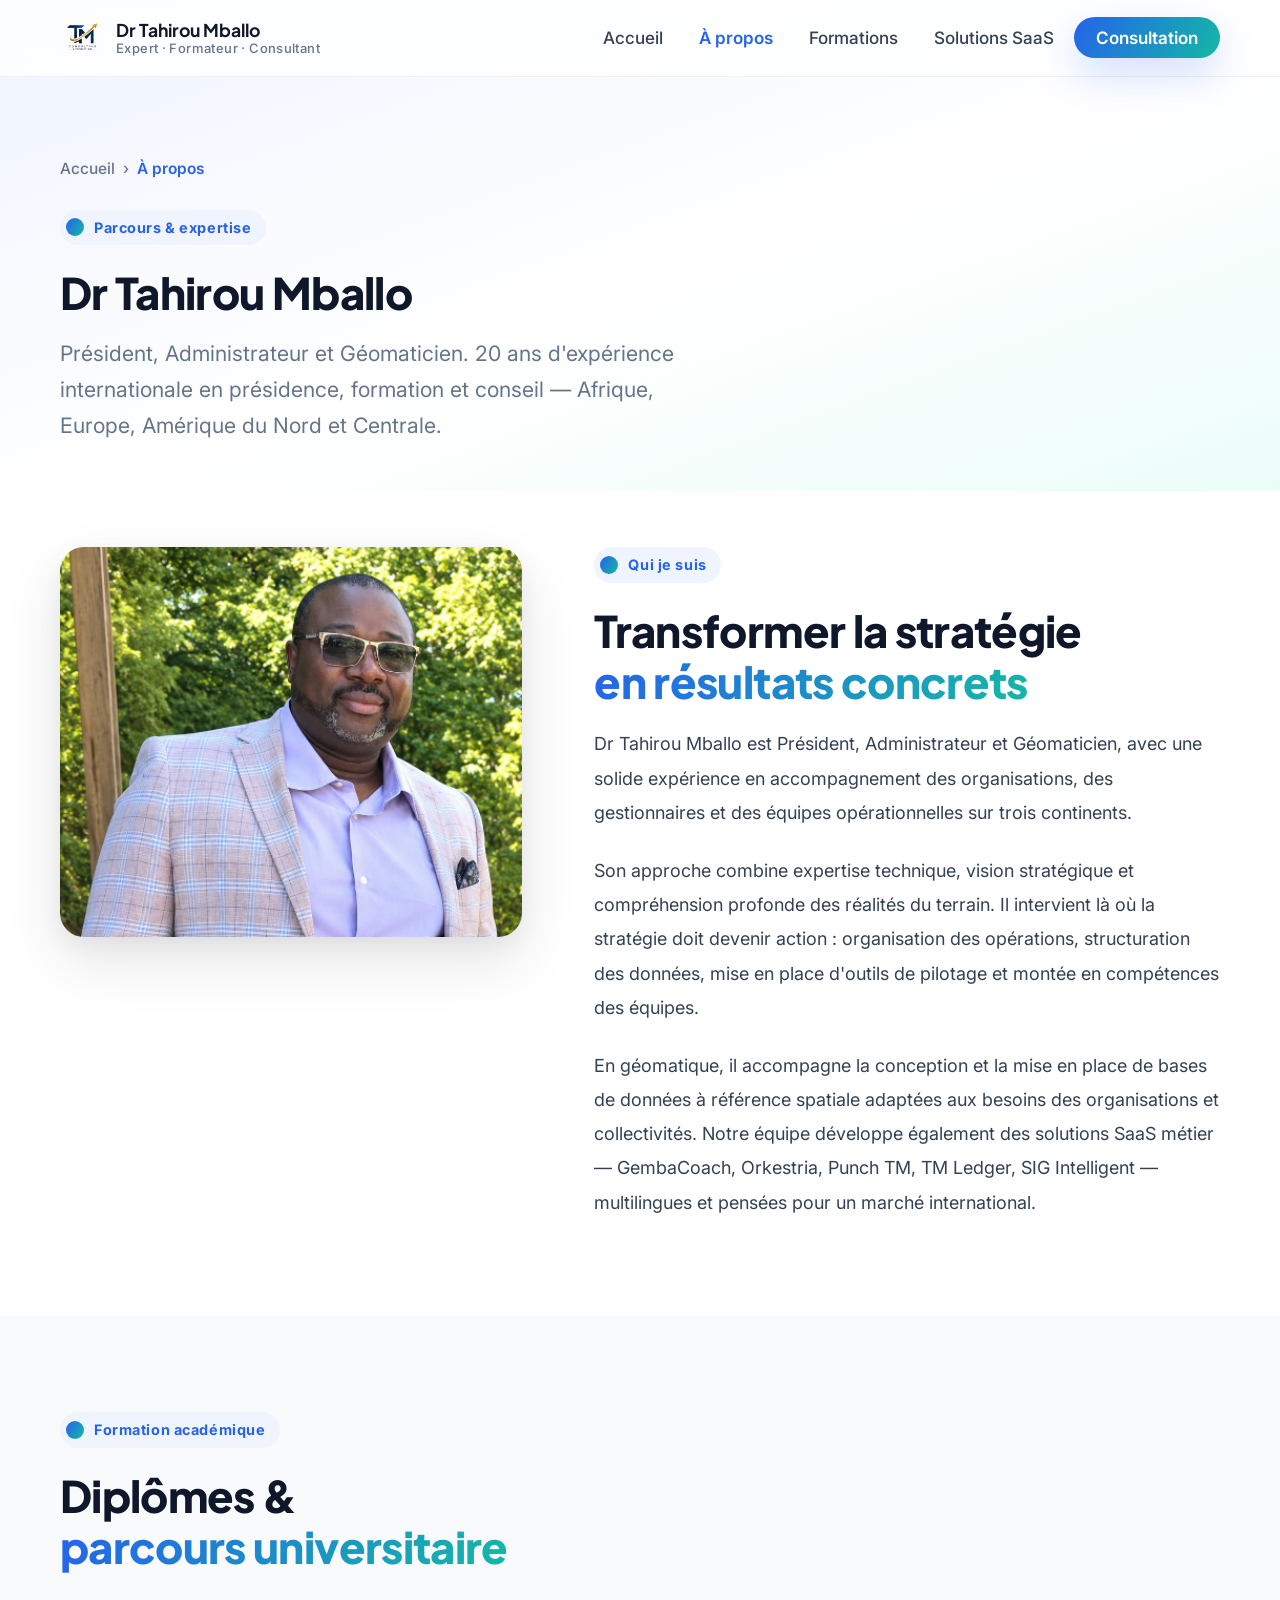
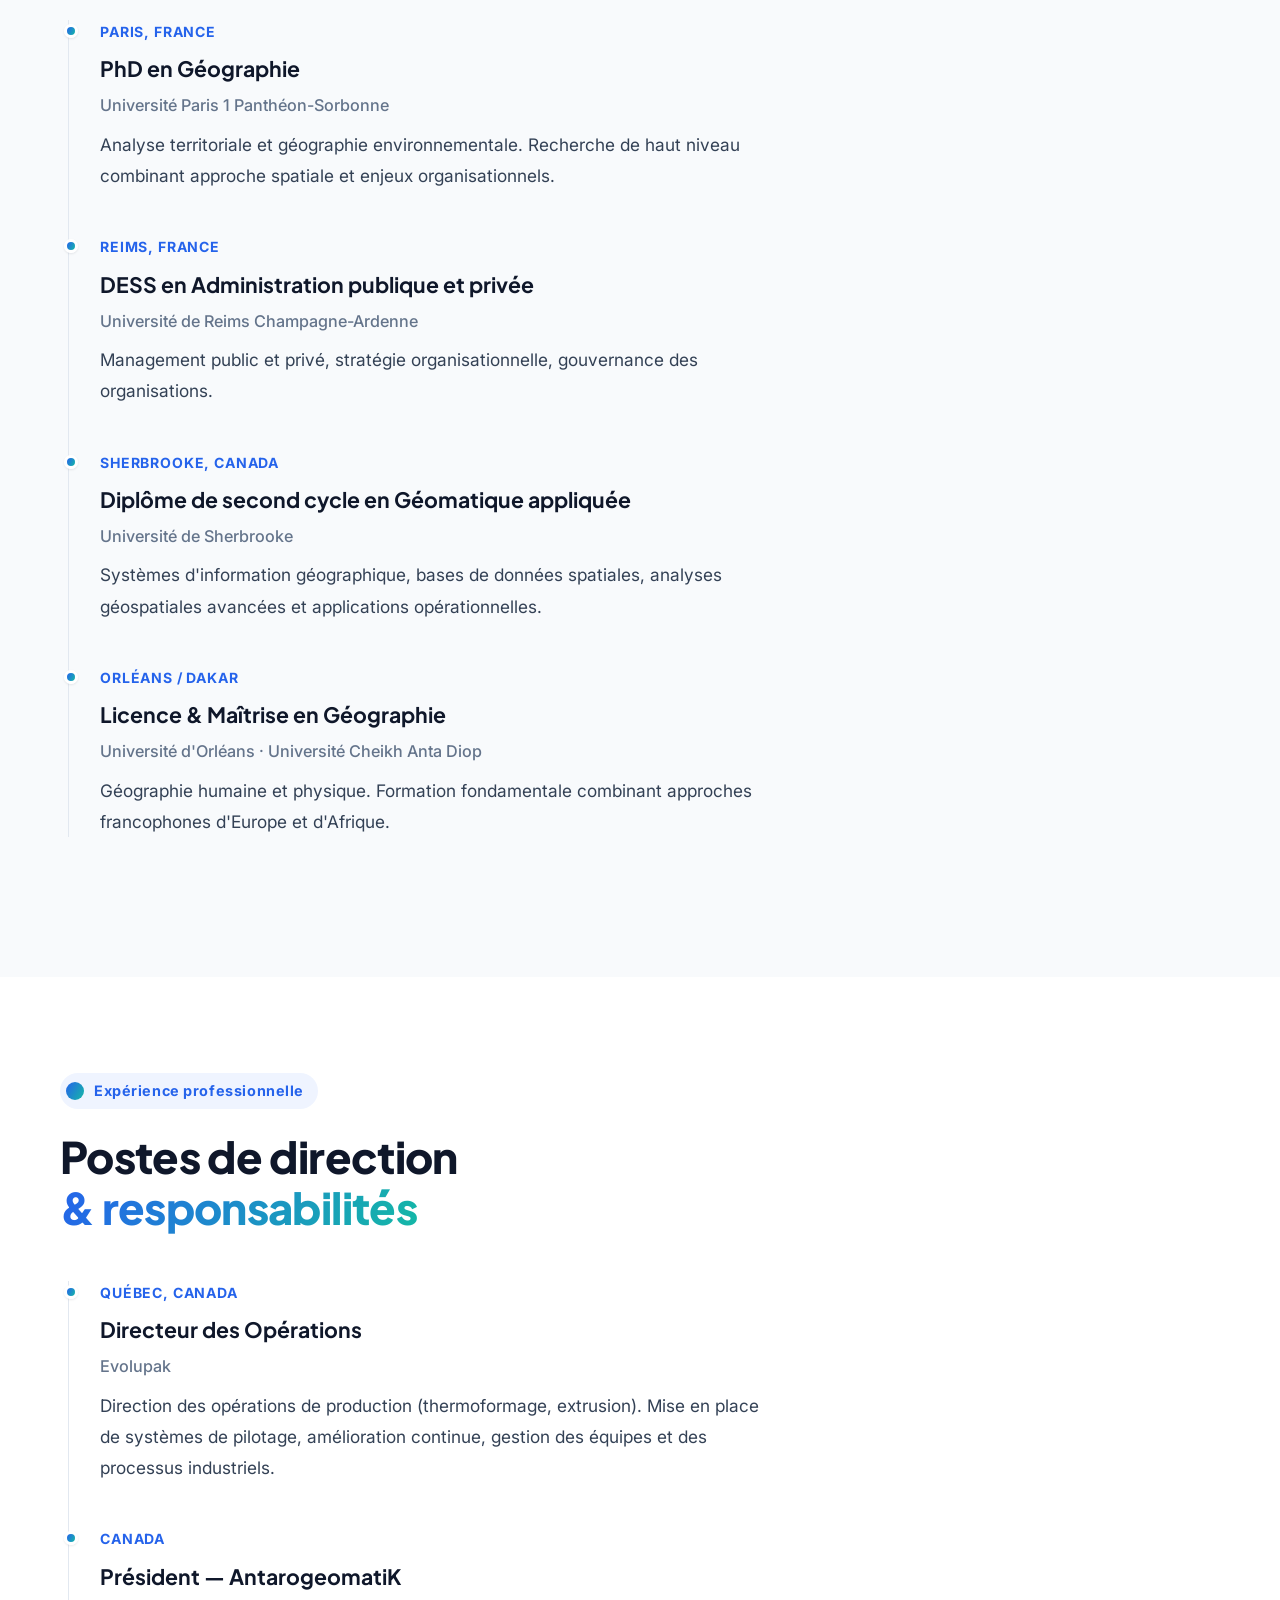
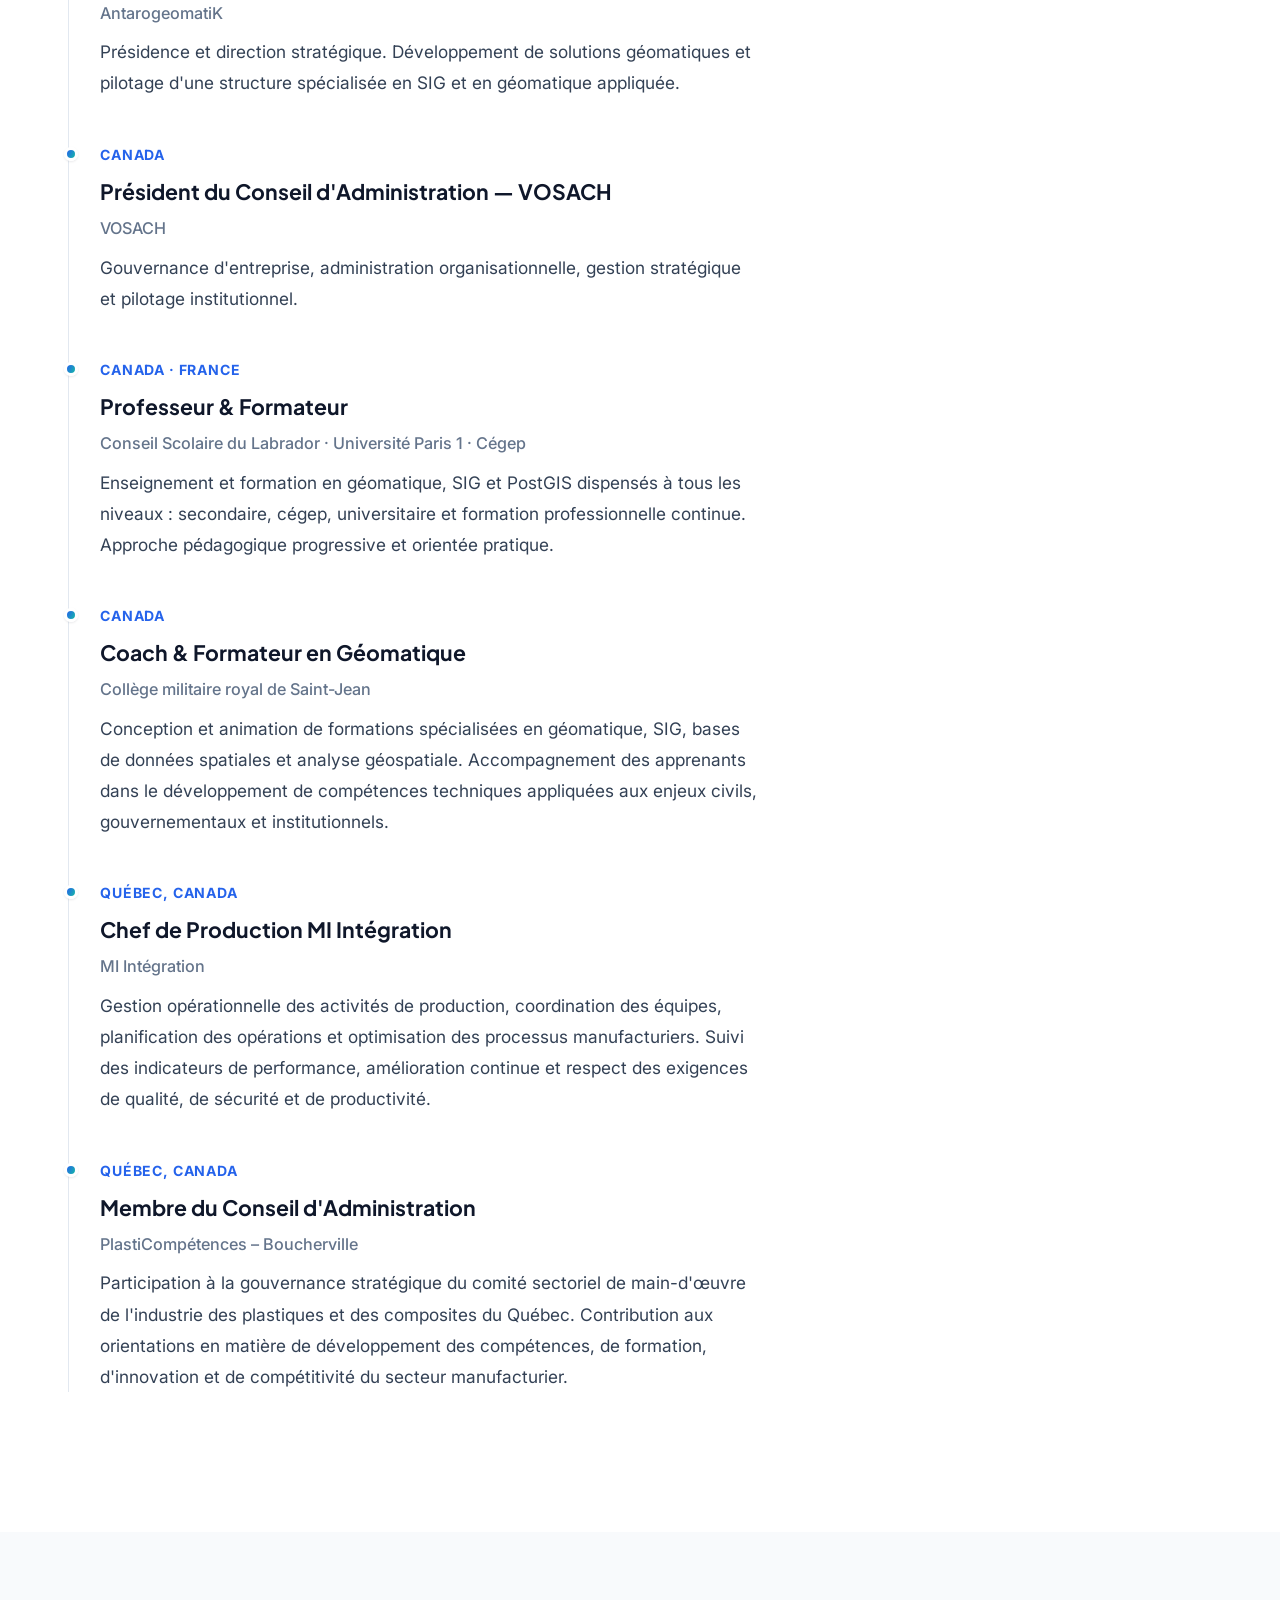
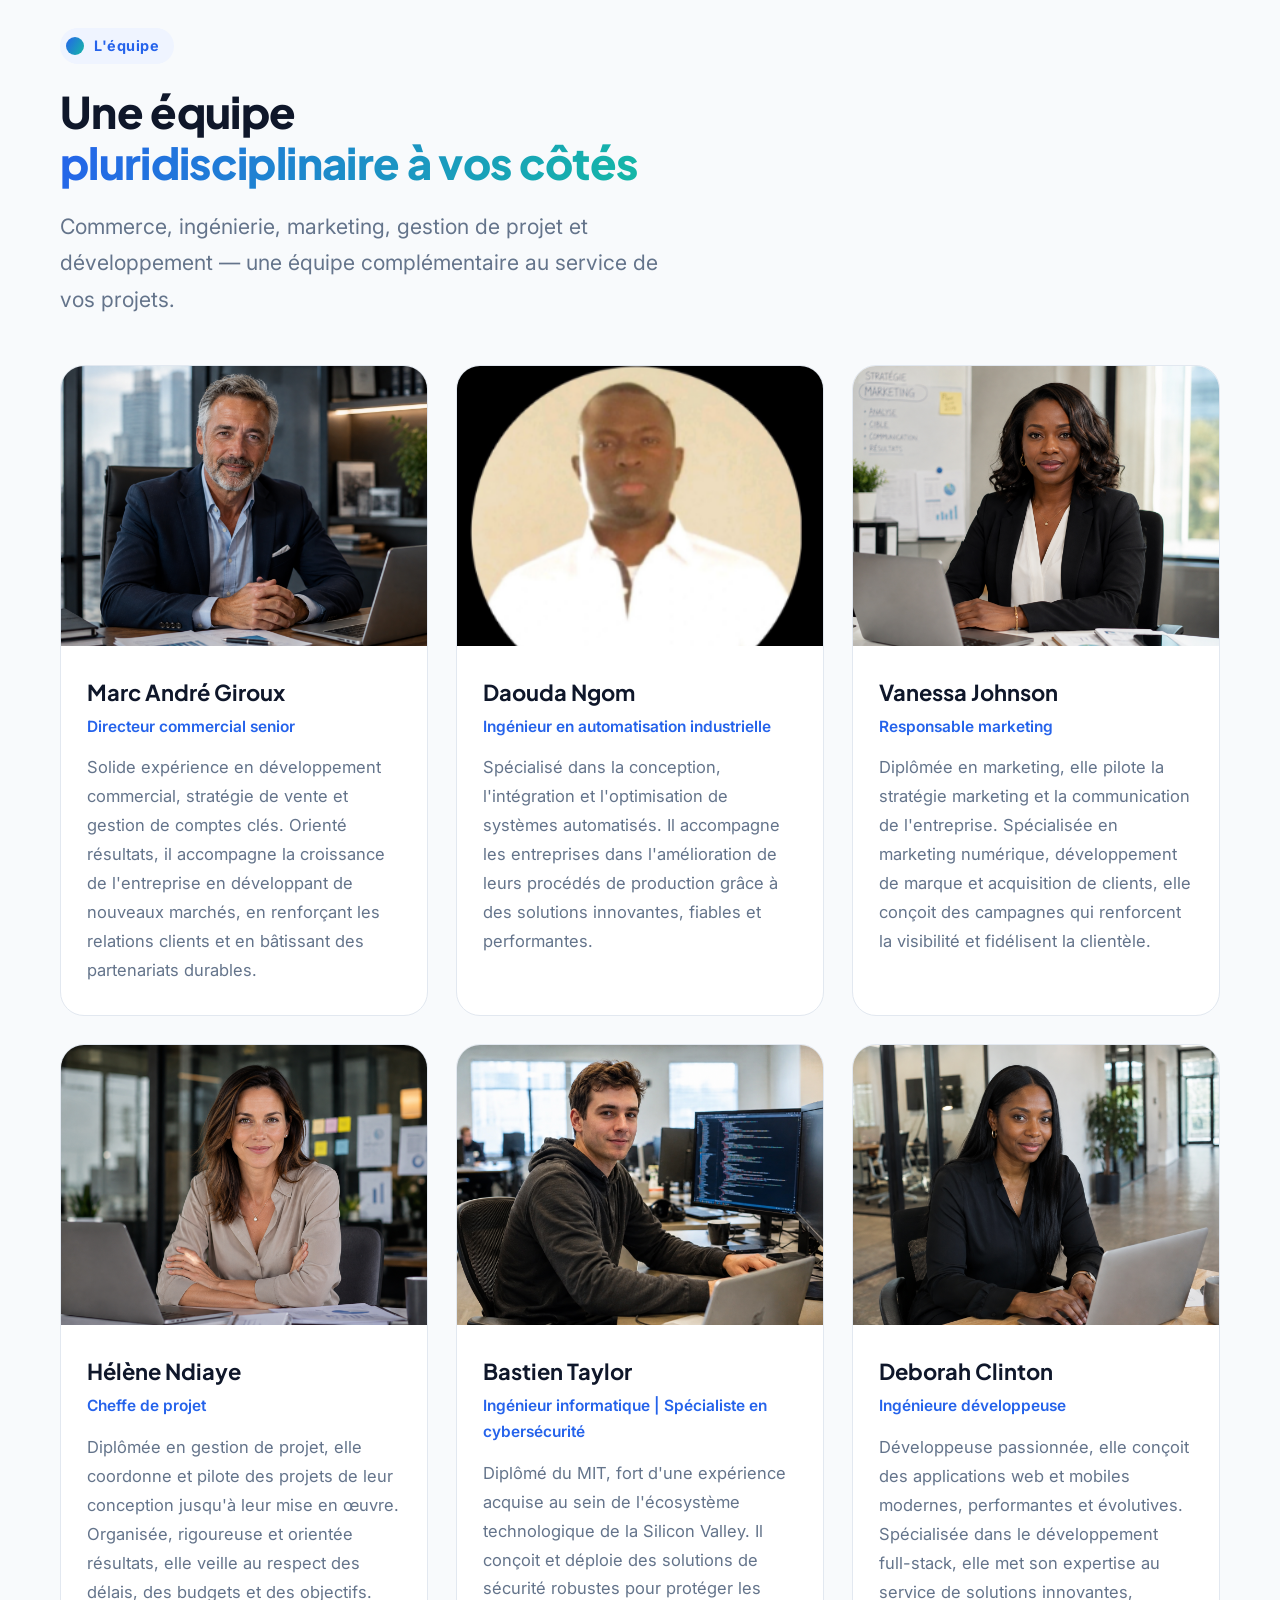
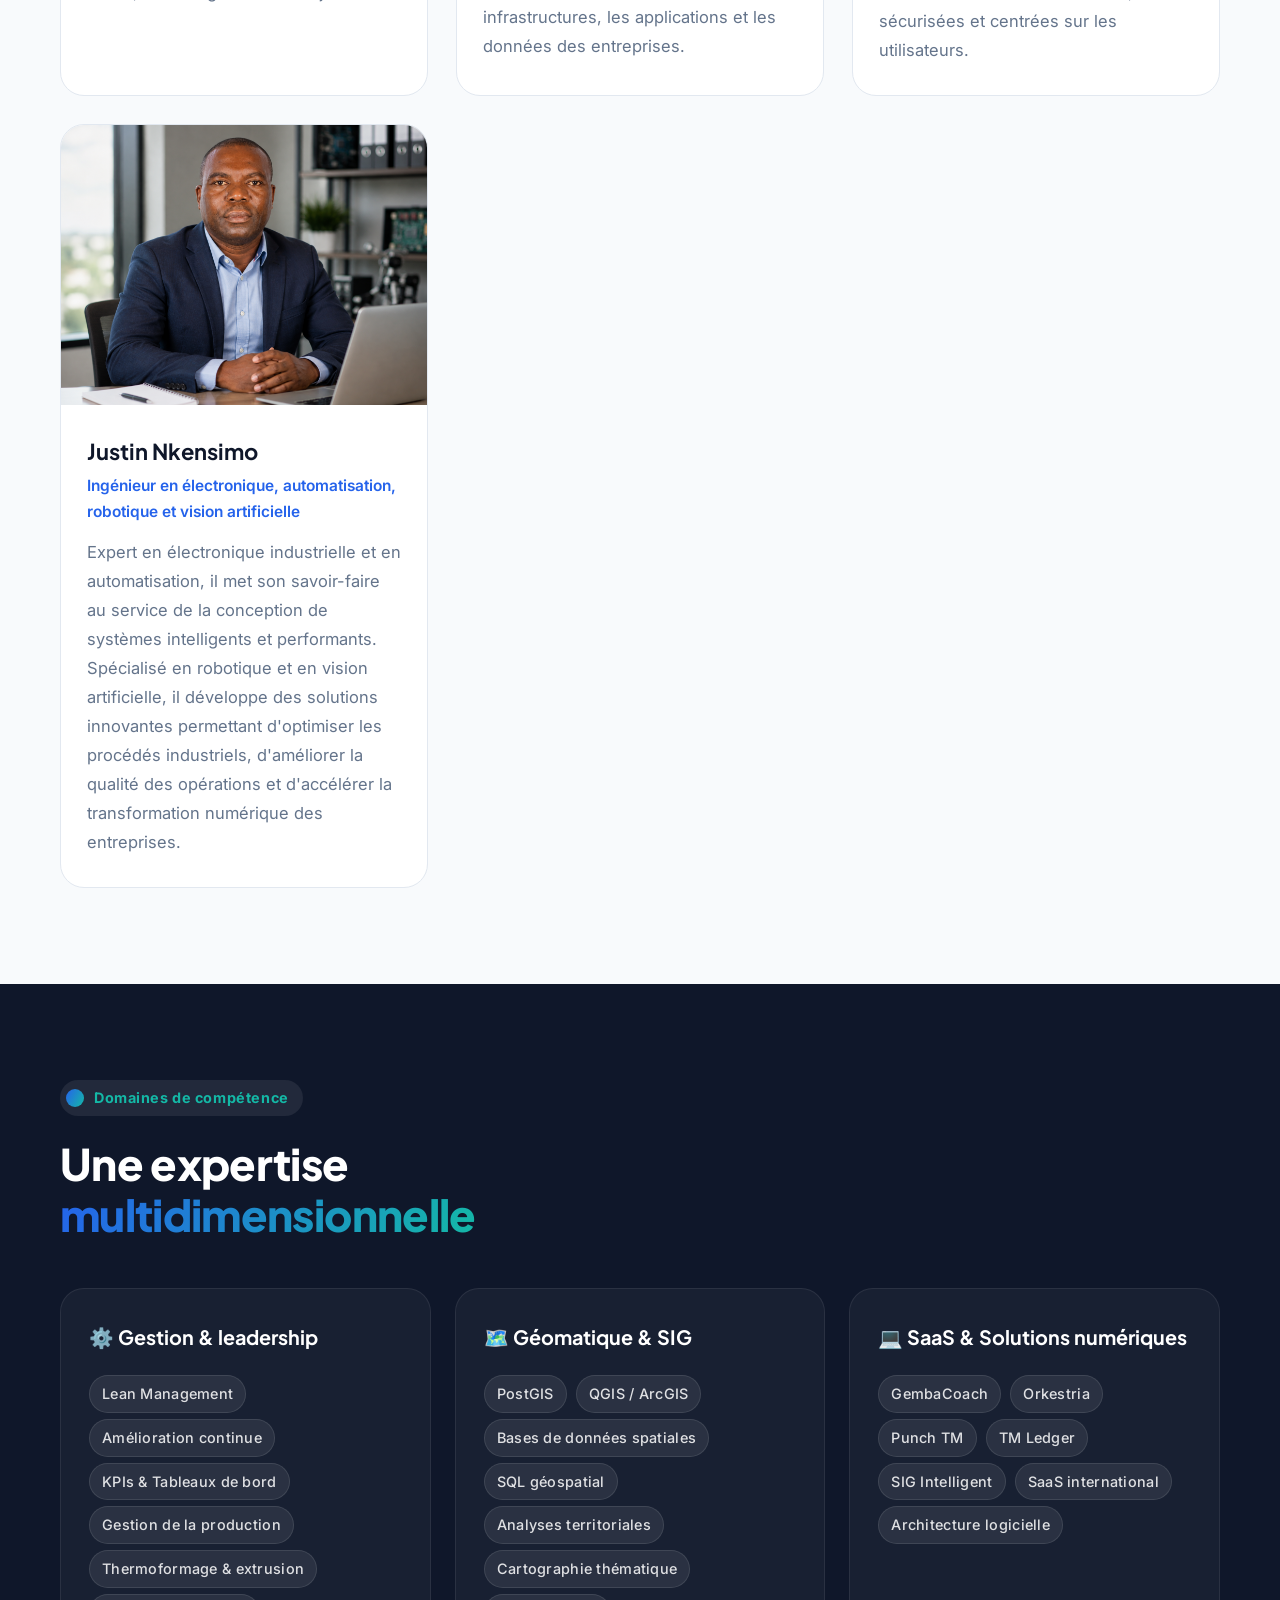
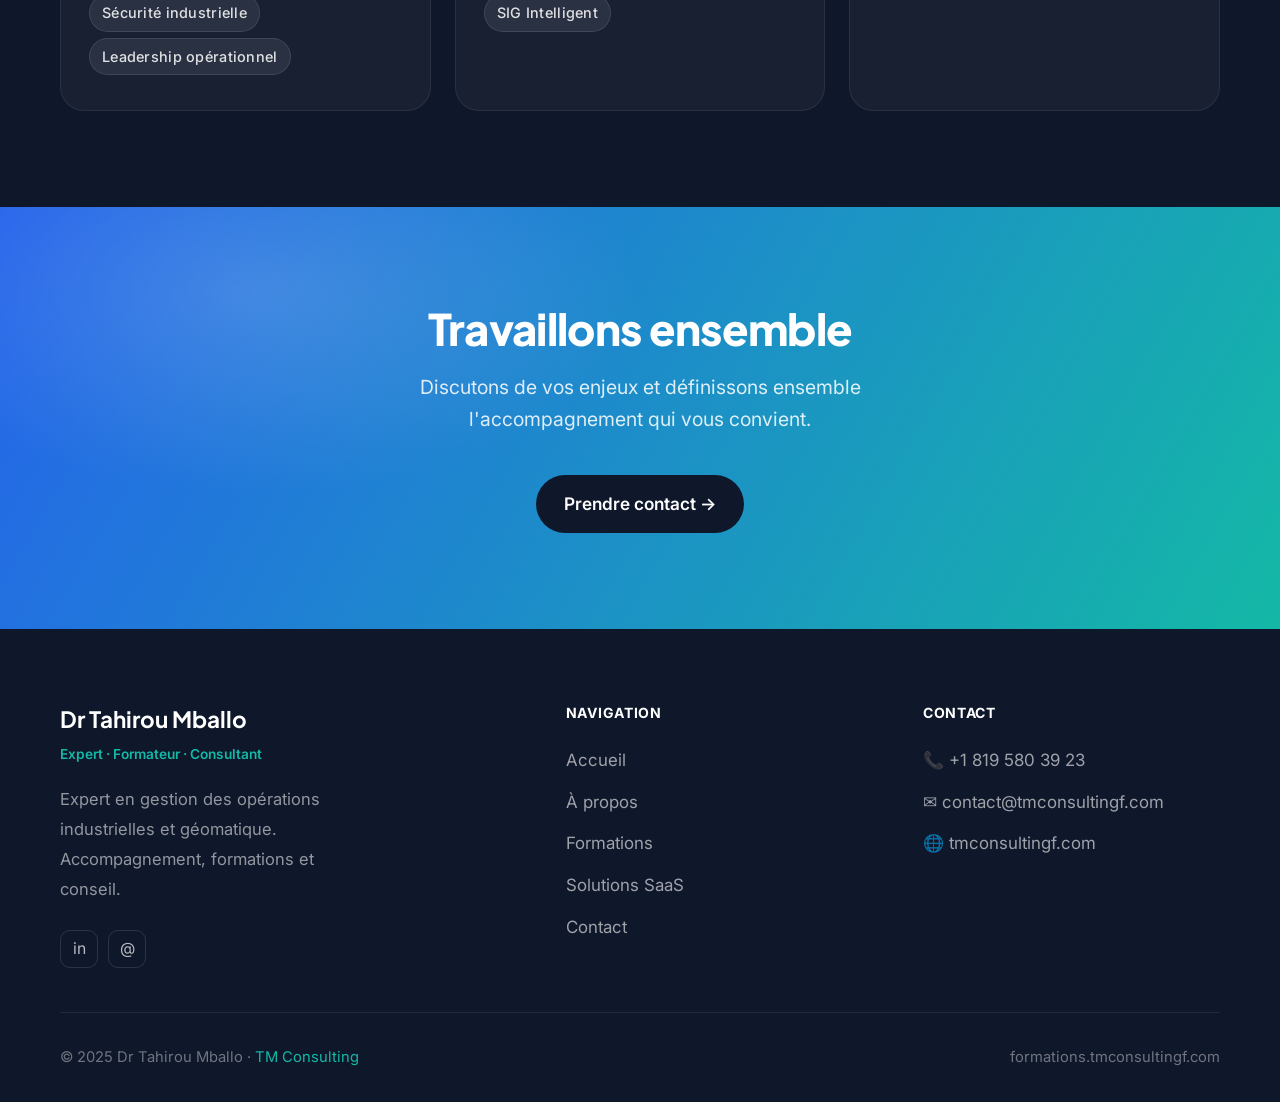
<file: a-propos.html>
<!DOCTYPE html>
<html lang="fr">
<head>
  <meta charset="UTF-8" />
  <meta name="viewport" content="width=device-width, initial-scale=1.0" />
  <title>À propos — Dr Tahirou Mballo</title>
  <meta name="description" content="Découvrez le parcours académique et professionnel de Dr Tahirou Mballo : PhD Sorbonne, géomaticien, Président, formateur international." />
  <link rel="stylesheet" href="style.css" />
  <style>
    .timeline { position: relative; padding-left: 40px; }
    .timeline::before {
      content: '';
      position: absolute; left: 8px; top: 0; bottom: 0;
      width: 1px; background: var(--gray-100);
    }
    .timeline-item { position: relative; margin-bottom: 44px; }
    .timeline-dot {
      position: absolute; left: -36px; top: 4px;
      width: 14px; height: 14px;
      background: var(--grad-primary); border-radius: 50%;
      border: 3px solid var(--white);
      box-shadow: var(--shadow-sm);
    }
    .timeline-year {
      font-size: 0.78rem; font-weight: 700;
      letter-spacing: 0.06em; text-transform: uppercase;
      color: var(--blue); margin-bottom: 8px;
    }
    .timeline-title {
      font-family: var(--font-display);
      font-size: 1.18rem; font-weight: 700;
      color: var(--navy); margin-bottom: 6px;
    }
    .timeline-org {
      font-size: 0.9rem; color: var(--gray-500);
      font-weight: 500; margin-bottom: 10px;
    }
    .timeline-desc {
      font-size: 0.96rem; color: var(--gray-700);
      line-height: 1.8; font-weight: 400;
    }
    .team-grid {
      display: grid; grid-template-columns: repeat(3, 1fr);
      gap: 28px; margin-top: 48px;
    }
    .team-card {
      background: var(--white);
      border: 1px solid var(--gray-100);
      border-radius: var(--r-lg);
      overflow: hidden;
      transition: var(--transition);
    }
    .team-card:hover {
      transform: translateY(-6px);
      box-shadow: var(--shadow-lg);
      border-color: transparent;
    }
    .team-card-img { height: 280px; overflow: hidden; }
    .team-card-img img {
      width: 100%; height: 100%;
      object-fit: cover; object-position: top center;
      transition: transform 0.6s var(--ease);
    }
    .team-card:hover .team-card-img img { transform: scale(1.06); }
    .team-card-body { padding: 28px 26px 30px; }
    .team-card-name {
      font-family: var(--font-display);
      font-size: 1.22rem; font-weight: 700;
      color: var(--navy); margin-bottom: 4px;
    }
    .team-card-role {
      font-size: 0.86rem; font-weight: 600;
      color: var(--blue); margin-bottom: 14px;
    }
    .team-card-bio {
      font-size: 0.92rem; color: var(--gray-500);
      line-height: 1.75; font-weight: 400;
    }
    @media (max-width: 1024px) {
      .team-grid { grid-template-columns: 1fr 1fr; }
    }
    @media (max-width: 768px) {
      .team-grid { grid-template-columns: 1fr; }
    }
    .skills-grid {
      display: grid; grid-template-columns: repeat(3, 1fr);
      gap: 24px; margin-top: 48px;
    }
    .skill-block {
      background: rgba(255,255,255,0.04);
      border: 1px solid rgba(255,255,255,0.08);
      border-radius: var(--r-lg);
      padding: 32px 28px;
      transition: var(--transition);
    }
    .skill-block:hover { background: rgba(255,255,255,0.07); transform: translateY(-4px); }
    .skill-block-title {
      font-family: var(--font-display); font-size: 1.1rem;
      font-weight: 700; color: var(--white); margin-bottom: 18px;
    }
    .skill-tag {
      display: inline-block;
      background: rgba(255,255,255,0.08); color: rgba(255,255,255,0.85);
      border: 1px solid rgba(255,255,255,0.1);
      font-size: 0.8rem; font-weight: 500; letter-spacing: 0.02em;
      padding: 6px 12px; margin: 3px 4px 3px 0;
      border-radius: var(--r-full);
    }
    .about-split {
      display: grid; grid-template-columns: 0.85fr 1.15fr;
      gap: 72px; align-items: start;
    }
    .about-split-img {
      position: relative;
      border-radius: var(--r-lg);
      overflow: hidden;
      box-shadow: var(--shadow-lg);
    }
    .about-split-img img { width: 100%; display: block; object-fit: cover; }
    @media (max-width: 768px) {
      .skills-grid { grid-template-columns: 1fr; }
      .about-split { grid-template-columns: 1fr; gap: 40px; }
    }
  </style>

  <!-- Google tag (gtag.js) -->
  <script async src="https://www.googletagmanager.com/gtag/js?id=G-B671TXPC2J"></script>
  <script>
    window.dataLayer = window.dataLayer || [];
    function gtag(){dataLayer.push(arguments);}
    gtag('js', new Date());
    gtag('config', 'G-B671TXPC2J');
  </script>
</head>
<body>

<nav>
  <div class="nav-inner">
    <a href="/" class="nav-logo">
      <img src="logo-tm-consulting.jpeg" alt="TM Consulting & Formation" class="nav-logo-mark" />
      <div class="nav-logo-text">
        <span class="nav-logo-name">Dr Tahirou Mballo</span>
        <span class="nav-logo-sub">Expert · Formateur · Consultant</span>
      </div>
    </a>
    <ul class="nav-links">
      <li><a href="/">Accueil</a></li>
      <li><a href="a-propos" class="active">À propos</a></li>
      <li><a href="formations">Formations</a></li>
      <li><a href="solutions">Solutions SaaS</a></li>
      <li><a href="contact" class="nav-cta">Consultation</a></li>
    </ul>
    <div class="nav-toggle"><span></span><span></span><span></span></div>
  </div>
</nav>

<!-- PAGE HERO -->
<div class="page-hero">
  <div class="container page-hero-inner">
    <div class="breadcrumb">
      <a href="/">Accueil</a>
      <span class="breadcrumb-sep">›</span>
      <span>À propos</span>
    </div>
    <div class="section-eyebrow">
      <div class="section-eyebrow-dot"></div>
      <span>Parcours & expertise</span>
    </div>
    <h1 class="section-title">Dr Tahirou Mballo</h1>
    <p class="section-subtitle">Président, Administrateur et Géomaticien. 20 ans d'expérience internationale en présidence, formation et conseil — Afrique, Europe, Amérique du Nord et Centrale.</p>
  </div>
</div>

<!-- BIO SPLIT -->
<section style="background:var(--white)">
  <div class="container">
    <div class="about-split">
      <div class="about-split-img">
        <img
          src="dr-tahirou-mballo-photo.png"
          alt="Dr Tahirou Mballo"
          loading="lazy"
        />
      </div>
      <div>
        <div class="section-eyebrow fade-up">
          <div class="section-eyebrow-dot"></div>
          <span>Qui je suis</span>
        </div>
        <h2 class="section-title fade-up">Transformer la stratégie<br><em>en résultats concrets</em></h2>
        <p style="font-size:1rem; line-height:1.9; color:var(--gray-700); font-weight:400; margin-bottom:24px;" class="fade-up">
          Dr Tahirou Mballo est Président, Administrateur et Géomaticien, avec une solide expérience en accompagnement des organisations, des gestionnaires et des équipes opérationnelles sur trois continents.
        </p>
        <p style="font-size:1rem; line-height:1.9; color:var(--gray-700); font-weight:400; margin-bottom:24px;" class="fade-up">
          Son approche combine expertise technique, vision stratégique et compréhension profonde des réalités du terrain. Il intervient là où la stratégie doit devenir action : organisation des opérations, structuration des données, mise en place d'outils de pilotage et montée en compétences des équipes.
        </p>
        <p style="font-size:1rem; line-height:1.9; color:var(--gray-700); font-weight:400;" class="fade-up">
          En géomatique, il accompagne la conception et la mise en place de bases de données à référence spatiale adaptées aux besoins des organisations et collectivités. Notre équipe développe également des solutions SaaS métier — GembaCoach, Orkestria, Punch TM, TM Ledger, SIG Intelligent — multilingues et pensées pour un marché international.
        </p>
      </div>
    </div>
  </div>
</section>

<!-- DIPLÔMES / TIMELINE -->
<section style="background:var(--off-white)">
  <div class="container">
    <div class="section-eyebrow fade-up">
      <div class="section-eyebrow-dot"></div>
      <span>Formation académique</span>
    </div>
    <h2 class="section-title fade-up">Diplômes &<br><em>parcours universitaire</em></h2>
    <div style="max-width:700px; margin-top:48px;">
      <div class="timeline">

        <div class="timeline-item fade-up">
          <div class="timeline-dot"></div>
          <div class="timeline-year">Paris, France</div>
          <div class="timeline-title">PhD en Géographie</div>
          <div class="timeline-org">Université Paris 1 Panthéon-Sorbonne</div>
          <div class="timeline-desc">Analyse territoriale et géographie environnementale. Recherche de haut niveau combinant approche spatiale et enjeux organisationnels.</div>
        </div>

        <div class="timeline-item fade-up">
          <div class="timeline-dot"></div>
          <div class="timeline-year">Reims, France</div>
          <div class="timeline-title">DESS en Administration publique et privée</div>
          <div class="timeline-org">Université de Reims Champagne-Ardenne</div>
          <div class="timeline-desc">Management public et privé, stratégie organisationnelle, gouvernance des organisations.</div>
        </div>

        <div class="timeline-item fade-up">
          <div class="timeline-dot"></div>
          <div class="timeline-year">Sherbrooke, Canada</div>
          <div class="timeline-title">Diplôme de second cycle en Géomatique appliquée</div>
          <div class="timeline-org">Université de Sherbrooke</div>
          <div class="timeline-desc">Systèmes d'information géographique, bases de données spatiales, analyses géospatiales avancées et applications opérationnelles.</div>
        </div>

        <div class="timeline-item fade-up">
          <div class="timeline-dot"></div>
          <div class="timeline-year">Orléans / Dakar</div>
          <div class="timeline-title">Licence & Maîtrise en Géographie</div>
          <div class="timeline-org">Université d'Orléans · Université Cheikh Anta Diop</div>
          <div class="timeline-desc">Géographie humaine et physique. Formation fondamentale combinant approches francophones d'Europe et d'Afrique.</div>
        </div>

      </div>
    </div>
  </div>
</section>

<!-- EXPÉRIENCE PRO -->
<section style="background:var(--white)">
  <div class="container">
    <div class="section-eyebrow fade-up">
      <div class="section-eyebrow-dot"></div>
      <span>Expérience professionnelle</span>
    </div>
    <h2 class="section-title fade-up">Postes de direction<br><em>& responsabilités</em></h2>
    <div style="max-width:700px; margin-top:48px;">
      <div class="timeline">

        <div class="timeline-item fade-up">
          <div class="timeline-dot"></div>
          <div class="timeline-year">Québec, Canada</div>
          <div class="timeline-title">Directeur des Opérations</div>
          <div class="timeline-org">Evolupak</div>
          <div class="timeline-desc">Direction des opérations de production (thermoformage, extrusion). Mise en place de systèmes de pilotage, amélioration continue, gestion des équipes et des processus industriels.</div>
        </div>

        <div class="timeline-item fade-up">
          <div class="timeline-dot"></div>
          <div class="timeline-year">Canada</div>
          <div class="timeline-title">Président — AntarogeomatiK</div>
          <div class="timeline-org">AntarogeomatiK</div>
          <div class="timeline-desc">Présidence et direction stratégique. Développement de solutions géomatiques et pilotage d'une structure spécialisée en SIG et en géomatique appliquée.</div>
        </div>

        <div class="timeline-item fade-up">
          <div class="timeline-dot"></div>
          <div class="timeline-year">Canada</div>
          <div class="timeline-title">Président du Conseil d'Administration — VOSACH</div>
          <div class="timeline-org">VOSACH</div>
          <div class="timeline-desc">Gouvernance d'entreprise, administration organisationnelle, gestion stratégique et pilotage institutionnel.</div>
        </div>

        <div class="timeline-item fade-up">
          <div class="timeline-dot"></div>
          <div class="timeline-year">Canada · France</div>
          <div class="timeline-title">Professeur & Formateur</div>
          <div class="timeline-org">Conseil Scolaire du Labrador · Université Paris 1 · Cégep</div>
          <div class="timeline-desc">Enseignement et formation en géomatique, SIG et PostGIS dispensés à tous les niveaux : secondaire, cégep, universitaire et formation professionnelle continue. Approche pédagogique progressive et orientée pratique.</div>
        </div>

        <div class="timeline-item fade-up">
          <div class="timeline-dot"></div>
          <div class="timeline-year">Canada</div>
          <div class="timeline-title">Coach & Formateur en Géomatique</div>
          <div class="timeline-org">Collège militaire royal de Saint-Jean</div>
          <div class="timeline-desc">Conception et animation de formations spécialisées en géomatique, SIG, bases de données spatiales et analyse géospatiale. Accompagnement des apprenants dans le développement de compétences techniques appliquées aux enjeux civils, gouvernementaux et institutionnels.</div>
        </div>

        <div class="timeline-item fade-up">
          <div class="timeline-dot"></div>
          <div class="timeline-year">Québec, Canada</div>
          <div class="timeline-title">Chef de Production MI Intégration</div>
          <div class="timeline-org">MI Intégration</div>
          <div class="timeline-desc">Gestion opérationnelle des activités de production, coordination des équipes, planification des opérations et optimisation des processus manufacturiers. Suivi des indicateurs de performance, amélioration continue et respect des exigences de qualité, de sécurité et de productivité.</div>
        </div>

        <div class="timeline-item fade-up">
          <div class="timeline-dot"></div>
          <div class="timeline-year">Québec, Canada</div>
          <div class="timeline-title">Membre du Conseil d'Administration</div>
          <div class="timeline-org">PlastiCompétences – Boucherville</div>
          <div class="timeline-desc">Participation à la gouvernance stratégique du comité sectoriel de main-d'œuvre de l'industrie des plastiques et des composites du Québec. Contribution aux orientations en matière de développement des compétences, de formation, d'innovation et de compétitivité du secteur manufacturier.</div>
        </div>

      </div>
    </div>
  </div>
</section>

<!-- NOTRE ÉQUIPE -->
<section style="background:var(--off-white)">
  <div class="container">
    <div class="section-eyebrow fade-up">
      <div class="section-eyebrow-dot"></div>
      <span>L'équipe</span>
    </div>
    <h2 class="section-title fade-up">Une équipe<br><em>pluridisciplinaire à vos côtés</em></h2>
    <p class="section-subtitle fade-up">Commerce, ingénierie, marketing, gestion de projet et développement — une équipe complémentaire au service de vos projets.</p>

    <div class="team-grid">

      <div class="team-card fade-up">
        <div class="team-card-img">
          <img src="team-marc-andre-giroux.png" alt="Marc André Giroux" loading="lazy" />
        </div>
        <div class="team-card-body">
          <div class="team-card-name">Marc André Giroux</div>
          <div class="team-card-role">Directeur commercial senior</div>
          <p class="team-card-bio">Solide expérience en développement commercial, stratégie de vente et gestion de comptes clés. Orienté résultats, il accompagne la croissance de l'entreprise en développant de nouveaux marchés, en renforçant les relations clients et en bâtissant des partenariats durables.</p>
        </div>
      </div>

      <div class="team-card fade-up">
        <div class="team-card-img">
          <img src="team-daouda-ngom.png" alt="Daouda Ngom" loading="lazy" />
        </div>
        <div class="team-card-body">
          <div class="team-card-name">Daouda Ngom</div>
          <div class="team-card-role">Ingénieur en automatisation industrielle</div>
          <p class="team-card-bio">Spécialisé dans la conception, l'intégration et l'optimisation de systèmes automatisés. Il accompagne les entreprises dans l'amélioration de leurs procédés de production grâce à des solutions innovantes, fiables et performantes.</p>
        </div>
      </div>

      <div class="team-card fade-up">
        <div class="team-card-img">
          <img src="team-vanessa-johnson.png" alt="Vanessa Johnson" loading="lazy" />
        </div>
        <div class="team-card-body">
          <div class="team-card-name">Vanessa Johnson</div>
          <div class="team-card-role">Responsable marketing</div>
          <p class="team-card-bio">Diplômée en marketing, elle pilote la stratégie marketing et la communication de l'entreprise. Spécialisée en marketing numérique, développement de marque et acquisition de clients, elle conçoit des campagnes qui renforcent la visibilité et fidélisent la clientèle.</p>
        </div>
      </div>

      <div class="team-card fade-up">
        <div class="team-card-img">
          <img src="team-helene-ndiaye.png" alt="Hélène Ndiaye" loading="lazy" />
        </div>
        <div class="team-card-body">
          <div class="team-card-name">Hélène Ndiaye</div>
          <div class="team-card-role">Cheffe de projet</div>
          <p class="team-card-bio">Diplômée en gestion de projet, elle coordonne et pilote des projets de leur conception jusqu'à leur mise en œuvre. Organisée, rigoureuse et orientée résultats, elle veille au respect des délais, des budgets et des objectifs.</p>
        </div>
      </div>

      <div class="team-card fade-up">
        <div class="team-card-img">
          <img src="team-bastien-taylor.png" alt="Bastien Taylor" loading="lazy" />
        </div>
        <div class="team-card-body">
          <div class="team-card-name">Bastien Taylor</div>
          <div class="team-card-role">Ingénieur informatique | Spécialiste en cybersécurité</div>
          <p class="team-card-bio">Diplômé du MIT, fort d'une expérience acquise au sein de l'écosystème technologique de la Silicon Valley. Il conçoit et déploie des solutions de sécurité robustes pour protéger les infrastructures, les applications et les données des entreprises.</p>
        </div>
      </div>

      <div class="team-card fade-up">
        <div class="team-card-img">
          <img src="team-deborah-clinton.png" alt="Deborah Clinton" loading="lazy" />
        </div>
        <div class="team-card-body">
          <div class="team-card-name">Deborah Clinton</div>
          <div class="team-card-role">Ingénieure développeuse</div>
          <p class="team-card-bio">Développeuse passionnée, elle conçoit des applications web et mobiles modernes, performantes et évolutives. Spécialisée dans le développement full-stack, elle met son expertise au service de solutions innovantes, sécurisées et centrées sur les utilisateurs.</p>
        </div>
      </div>

      <div class="team-card fade-up">
        <div class="team-card-img">
          <img src="team-justin-nkensimo.png" alt="Justin Nkensimo" loading="lazy" />
        </div>
        <div class="team-card-body">
          <div class="team-card-name">Justin Nkensimo</div>
          <div class="team-card-role">Ingénieur en électronique, automatisation, robotique et vision artificielle</div>
          <p class="team-card-bio">Expert en électronique industrielle et en automatisation, il met son savoir-faire au service de la conception de systèmes intelligents et performants. Spécialisé en robotique et en vision artificielle, il développe des solutions innovantes permettant d'optimiser les procédés industriels, d'améliorer la qualité des opérations et d'accélérer la transformation numérique des entreprises.</p>
        </div>
      </div>

    </div>
  </div>
</section>

<!-- COMPÉTENCES -->
<section style="background:var(--navy)">
  <div class="container">
    <div class="section-eyebrow fade-up" style="background:rgba(255,255,255,0.08)">
      <div class="section-eyebrow-dot"></div>
      <span style="color:var(--teal)">Domaines de compétence</span>
    </div>
    <h2 class="section-title fade-up" style="color:var(--white)">Une expertise<br><em>multidimensionnelle</em></h2>
    <div class="skills-grid">
      <div class="skill-block fade-up">
        <div class="skill-block-title">⚙️ Gestion & leadership</div>
        <span class="skill-tag">Lean Management</span>
        <span class="skill-tag">Amélioration continue</span>
        <span class="skill-tag">KPIs & Tableaux de bord</span>
        <span class="skill-tag">Gestion de la production</span>
        <span class="skill-tag">Thermoformage & extrusion</span>
        <span class="skill-tag">Sécurité industrielle</span>
        <span class="skill-tag">Leadership opérationnel</span>
      </div>
      <div class="skill-block fade-up">
        <div class="skill-block-title">🗺️ Géomatique & SIG</div>
        <span class="skill-tag">PostGIS</span>
        <span class="skill-tag">QGIS / ArcGIS</span>
        <span class="skill-tag">Bases de données spatiales</span>
        <span class="skill-tag">SQL géospatial</span>
        <span class="skill-tag">Analyses territoriales</span>
        <span class="skill-tag">Cartographie thématique</span>
        <span class="skill-tag">SIG Intelligent</span>
      </div>
      <div class="skill-block fade-up">
        <div class="skill-block-title">💻 SaaS & Solutions numériques</div>
        <span class="skill-tag">GembaCoach</span>
        <span class="skill-tag">Orkestria</span>
        <span class="skill-tag">Punch TM</span>
        <span class="skill-tag">TM Ledger</span>
        <span class="skill-tag">SIG Intelligent</span>
        <span class="skill-tag">SaaS international</span>
        <span class="skill-tag">Architecture logicielle</span>
      </div>
    </div>
  </div>
</section>

<!-- CTA -->
<div class="cta-band">
  <div class="container">
    <h2 class="section-title">Travaillons ensemble</h2>
    <p>Discutons de vos enjeux et définissons ensemble l'accompagnement qui vous convient.</p>
    <a href="contact" class="btn btn-dark">Prendre contact →</a>
  </div>
</div>

<footer>
  <div class="container">
    <div class="footer-grid">
      <div>
        <div class="footer-brand-name">Dr Tahirou Mballo</div>
        <div class="footer-brand-tag">Expert · Formateur · Consultant</div>
        <p class="footer-brand-desc">Expert en gestion des opérations industrielles et géomatique. Accompagnement, formations et conseil.</p>
        <div class="footer-social">
          <a href="https://www.linkedin.com/in/tahirou-m-24b59b109" target="_blank" rel="noopener">in</a>
          <a href="mailto:contact@tmconsultingf.com">@</a>
        </div>
      </div>
      <div>
        <div class="footer-col-title">Navigation</div>
        <ul class="footer-links">
          <li><a href="/">Accueil</a></li>
          <li><a href="a-propos">À propos</a></li>
          <li><a href="formations">Formations</a></li>
          <li><a href="solutions">Solutions SaaS</a></li>
          <li><a href="contact">Contact</a></li>
        </ul>
      </div>
      <div>
        <div class="footer-col-title">Contact</div>
        <ul class="footer-links">
          <li><a href="tel:+18195803923">📞 +1 819 580 39 23</a></li>
          <li><a href="mailto:contact@tmconsultingf.com">✉ contact@tmconsultingf.com</a></li>
          <li><a href="https://www.tmconsultingf.com" target="_blank">🌐 tmconsultingf.com</a></li>
        </ul>
      </div>
    </div>
    <div class="footer-bottom">
      <p class="footer-copy">© 2025 Dr Tahirou Mballo · <a href="https://www.tmconsultingf.com">TM Consulting</a></p>
      <p class="footer-copy">formations.tmconsultingf.com</p>
    </div>
  </div>
</footer>

<script src="script.js"></script>
</body>
</html>
</file>
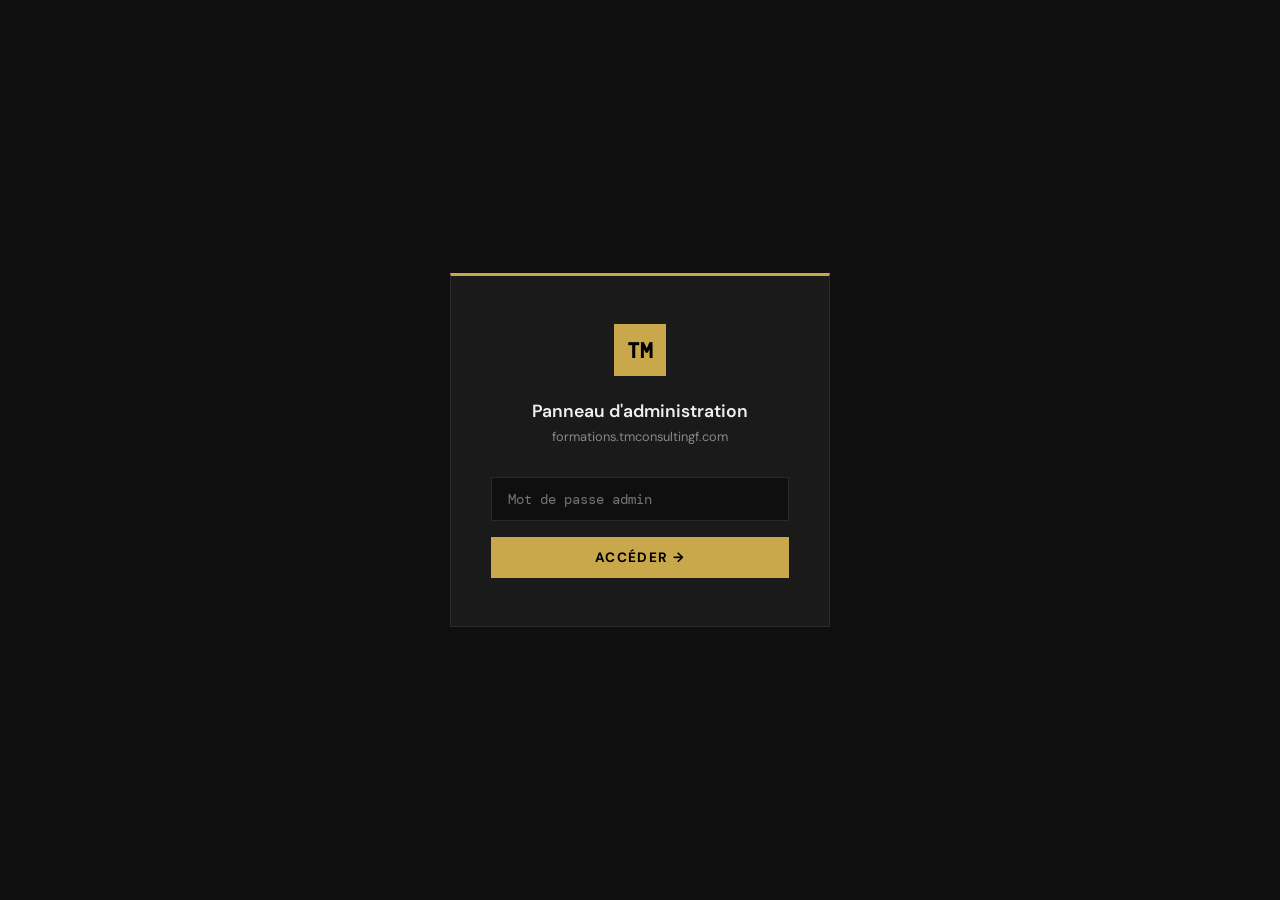
<file: admin.html>
<!DOCTYPE html>
<html lang="fr">
<head>
  <meta charset="UTF-8" />
  <meta name="viewport" content="width=device-width, initial-scale=1.0" />
  <title>Admin — formations.tmconsultingf.com</title>
  <style>
    @import url('https://fonts.googleapis.com/css2?family=DM+Mono:wght@400;500&family=DM+Sans:wght@300;400;500;600&display=swap');

    :root {
      --bg: #0f0f0f;
      --surface: #1a1a1a;
      --border: #2a2a2a;
      --gold: #C9A84C;
      --gold-dim: rgba(201,168,76,0.15);
      --white: #f0f0f0;
      --mid: #888;
      --green: #22c55e;
      --red: #ef4444;
      --blue: #60a5fa;
    }

    * { box-sizing: border-box; margin: 0; padding: 0; }
    html, body { height: 100%; font-family: 'DM Sans', sans-serif; background: var(--bg); color: var(--white); }

    /* ── LOGIN ── */
    #login-screen {
      min-height: 100vh;
      display: flex; align-items: center; justify-content: center;
      background: var(--bg);
    }

    .login-box {
      background: var(--surface);
      border: 1px solid var(--border);
      border-top: 3px solid var(--gold);
      padding: 48px 40px;
      width: 100%; max-width: 380px;
      text-align: center;
    }

    .login-logo {
      width: 52px; height: 52px;
      background: var(--gold);
      display: flex; align-items: center; justify-content: center;
      font-size: 1.3rem; font-weight: 700;
      color: #000; margin: 0 auto 24px;
      font-family: 'DM Mono', monospace;
    }

    .login-title {
      font-size: 1.1rem; font-weight: 600;
      color: var(--white); margin-bottom: 6px;
    }

    .login-sub {
      font-size: 0.8rem; color: var(--mid);
      margin-bottom: 32px;
    }

    .login-input {
      width: 100%; padding: 12px 16px;
      background: var(--bg); border: 1px solid var(--border);
      color: var(--white); font-family: 'DM Mono', monospace;
      font-size: 0.9rem; outline: none;
      transition: border-color 0.2s;
      margin-bottom: 16px;
    }

    .login-input:focus { border-color: var(--gold); }

    .login-btn {
      width: 100%; padding: 12px;
      background: var(--gold); color: #000;
      font-family: 'DM Sans', sans-serif;
      font-size: 0.85rem; font-weight: 700;
      letter-spacing: 0.1em; text-transform: uppercase;
      border: none; cursor: pointer;
      transition: background 0.2s;
    }

    .login-btn:hover { background: #e0bb6a; }

    .login-error {
      color: var(--red); font-size: 0.8rem;
      margin-top: 12px; display: none;
    }

    /* ── ADMIN LAYOUT ── */
    #admin-screen { display: none; min-height: 100vh; }

    .admin-header {
      background: var(--surface);
      border-bottom: 1px solid var(--border);
      padding: 0 32px;
      height: 60px;
      display: flex; align-items: center; justify-content: space-between;
      position: sticky; top: 0; z-index: 100;
    }

    .admin-header-left { display: flex; align-items: center; gap: 16px; }

    .admin-logo {
      width: 36px; height: 36px;
      background: var(--gold);
      display: flex; align-items: center; justify-content: center;
      font-family: 'DM Mono', monospace;
      font-size: 0.85rem; font-weight: 700; color: #000;
    }

    .admin-title {
      font-size: 0.9rem; font-weight: 600; color: var(--white);
    }

    .admin-badge {
      font-size: 0.65rem; font-weight: 700;
      letter-spacing: 0.12em; text-transform: uppercase;
      background: var(--gold-dim); color: var(--gold);
      padding: 3px 8px;
    }

    .admin-nav-pills {
      display: flex; gap: 4px;
    }

    .nav-pill {
      padding: 6px 14px;
      font-size: 0.75rem; font-weight: 600;
      letter-spacing: 0.08em; text-transform: uppercase;
      cursor: pointer; border: 1px solid transparent;
      color: var(--mid); background: none;
      transition: all 0.2s;
    }

    .nav-pill:hover { color: var(--white); }
    .nav-pill.active { color: var(--gold); border-color: var(--gold-dim); background: var(--gold-dim); }

    .logout-btn {
      font-size: 0.75rem; color: var(--mid);
      background: none; border: 1px solid var(--border);
      padding: 6px 14px; cursor: pointer;
      transition: all 0.2s;
    }
    .logout-btn:hover { color: var(--red); border-color: var(--red); }

    .admin-body {
      max-width: 1100px; margin: 0 auto;
      padding: 40px 32px;
    }

    /* ── TABS ── */
    .tab-content { display: none; }
    .tab-content.active { display: block; }

    /* ── SECTION CARDS ── */
    .admin-card {
      background: var(--surface);
      border: 1px solid var(--border);
      margin-bottom: 24px;
      overflow: hidden;
    }

    .admin-card-header {
      padding: 16px 24px;
      border-bottom: 1px solid var(--border);
      display: flex; align-items: center; justify-content: space-between;
    }

    .admin-card-title {
      font-size: 0.8rem; font-weight: 700;
      letter-spacing: 0.12em; text-transform: uppercase;
      color: var(--gold);
    }

    .admin-card-body { padding: 24px; }

    /* ── FORM FIELDS ── */
    .field-group { margin-bottom: 20px; }

    .field-label {
      display: block;
      font-size: 0.7rem; font-weight: 700;
      letter-spacing: 0.1em; text-transform: uppercase;
      color: var(--mid); margin-bottom: 8px;
    }

    .field-input, .field-textarea, .field-select {
      width: 100%; padding: 10px 14px;
      background: var(--bg); border: 1px solid var(--border);
      color: var(--white); font-family: 'DM Sans', sans-serif;
      font-size: 0.88rem; outline: none;
      transition: border-color 0.2s;
    }

    .field-input:focus, .field-textarea:focus, .field-select:focus {
      border-color: var(--gold);
    }

    .field-textarea { resize: vertical; min-height: 100px; line-height: 1.6; }

    .field-row { display: grid; grid-template-columns: 1fr 1fr; gap: 16px; }

    /* ── BUTTONS ── */
    .btn-save {
      display: inline-flex; align-items: center; gap: 8px;
      padding: 10px 24px;
      background: var(--gold); color: #000;
      font-size: 0.78rem; font-weight: 700;
      letter-spacing: 0.1em; text-transform: uppercase;
      border: none; cursor: pointer;
      transition: background 0.2s;
    }

    .btn-save:hover { background: #e0bb6a; }
    .btn-save:disabled { opacity: 0.5; cursor: not-allowed; }

    .btn-outline {
      display: inline-flex; align-items: center; gap: 8px;
      padding: 10px 24px;
      background: transparent; color: var(--mid);
      font-size: 0.78rem; font-weight: 700;
      letter-spacing: 0.1em; text-transform: uppercase;
      border: 1px solid var(--border); cursor: pointer;
      transition: all 0.2s;
    }

    .btn-outline:hover { color: var(--white); border-color: var(--mid); }

    .btn-danger {
      background: transparent; color: var(--red);
      border: 1px solid rgba(239,68,68,0.3);
      padding: 6px 12px; font-size: 0.72rem;
      font-weight: 600; cursor: pointer;
      transition: all 0.2s;
    }

    .btn-danger:hover { background: rgba(239,68,68,0.1); }

    /* ── AI ASSISTANT ── */
    .ai-panel {
      background: var(--bg);
      border: 1px solid var(--border);
      border-left: 3px solid var(--gold);
      padding: 24px;
      margin-bottom: 32px;
    }

    .ai-panel-title {
      font-size: 0.75rem; font-weight: 700;
      letter-spacing: 0.12em; text-transform: uppercase;
      color: var(--gold); margin-bottom: 12px;
      display: flex; align-items: center; gap: 8px;
    }

    .ai-dot {
      width: 7px; height: 7px;
      background: var(--gold); border-radius: 50%;
      animation: pulse 2s infinite;
    }

    @keyframes pulse {
      0%, 100% { opacity: 1; }
      50% { opacity: 0.3; }
    }

    .ai-input-row {
      display: flex; gap: 12px; align-items: flex-start;
    }

    .ai-input {
      flex: 1; padding: 12px 16px;
      background: var(--surface); border: 1px solid var(--border);
      color: var(--white); font-family: 'DM Sans', sans-serif;
      font-size: 0.9rem; outline: none; resize: none;
      min-height: 52px; max-height: 120px;
      transition: border-color 0.2s;
    }

    .ai-input:focus { border-color: var(--gold); }

    .ai-send-btn {
      padding: 12px 20px;
      background: var(--gold); color: #000;
      font-size: 0.8rem; font-weight: 700;
      border: none; cursor: pointer;
      white-space: nowrap;
      transition: background 0.2s;
    }

    .ai-send-btn:hover { background: #e0bb6a; }
    .ai-send-btn:disabled { opacity: 0.5; cursor: not-allowed; }

    .ai-response {
      margin-top: 16px; padding: 16px;
      background: var(--surface); border: 1px solid var(--border);
      font-size: 0.85rem; line-height: 1.7;
      color: var(--white); display: none;
      white-space: pre-wrap;
    }

    .ai-response.visible { display: block; }

    .ai-response-actions {
      margin-top: 12px; display: flex; gap: 8px; flex-wrap: wrap;
    }

    /* ── STATS ── */
    .stats-grid {
      display: grid; grid-template-columns: repeat(4, 1fr);
      gap: 16px; margin-bottom: 32px;
    }

    .stat-card {
      background: var(--surface); border: 1px solid var(--border);
      padding: 20px 24px;
      border-top: 2px solid var(--gold);
    }

    .stat-num {
      font-family: 'DM Mono', monospace;
      font-size: 1.8rem; font-weight: 500;
      color: var(--gold); line-height: 1;
      margin-bottom: 6px;
    }

    .stat-label {
      font-size: 0.72rem; font-weight: 600;
      letter-spacing: 0.1em; text-transform: uppercase;
      color: var(--mid);
    }

    /* ── PAGES LIST ── */
    .pages-list { display: flex; flex-direction: column; gap: 8px; }

    .page-item {
      display: flex; align-items: center; justify-content: space-between;
      padding: 14px 20px;
      background: var(--bg); border: 1px solid var(--border);
      transition: border-color 0.2s;
    }

    .page-item:hover { border-color: var(--gold); }

    .page-item-left { display: flex; align-items: center; gap: 12px; }

    .page-status {
      width: 8px; height: 8px; border-radius: 50%;
      background: var(--green); flex-shrink: 0;
    }

    .page-name {
      font-size: 0.88rem; font-weight: 500; color: var(--white);
    }

    .page-file {
      font-family: 'DM Mono', monospace;
      font-size: 0.72rem; color: var(--mid);
    }

    .page-actions { display: flex; gap: 8px; align-items: center; }

    .page-link {
      font-size: 0.72rem; color: var(--gold);
      text-decoration: none;
      padding: 4px 10px; border: 1px solid var(--gold-dim);
      background: var(--gold-dim);
      transition: all 0.2s;
    }

    .page-link:hover { background: var(--gold); color: #000; }

    /* ── GITHUB DEPLOY ── */
    .deploy-box {
      background: var(--bg);
      border: 1px solid var(--border);
      padding: 24px;
      margin-top: 24px;
    }

    .deploy-title {
      font-size: 0.75rem; font-weight: 700;
      letter-spacing: 0.12em; text-transform: uppercase;
      color: var(--mid); margin-bottom: 16px;
    }

    .deploy-steps { list-style: none; }

    .deploy-step {
      display: flex; gap: 12px; align-items: flex-start;
      padding: 10px 0; border-bottom: 1px solid var(--border);
    }

    .deploy-step:last-child { border-bottom: none; }

    .step-num {
      width: 24px; height: 24px;
      background: var(--gold-dim); color: var(--gold);
      font-size: 0.72rem; font-weight: 700;
      display: flex; align-items: center; justify-content: center;
      flex-shrink: 0;
    }

    .step-text { font-size: 0.85rem; color: var(--mid); line-height: 1.6; }
    .step-text strong { color: var(--white); }
    .step-text code {
      font-family: 'DM Mono', monospace;
      font-size: 0.78rem; background: var(--surface);
      padding: 1px 6px; color: var(--gold);
    }

    /* ── NOTICE ── */
    .notice {
      padding: 12px 16px;
      font-size: 0.8rem; line-height: 1.6;
      display: flex; gap: 10px; align-items: flex-start;
      margin-bottom: 20px;
    }

    .notice-info { background: rgba(96,165,250,0.08); border: 1px solid rgba(96,165,250,0.2); color: var(--blue); }
    .notice-success { background: rgba(34,197,94,0.08); border: 1px solid rgba(34,197,94,0.2); color: var(--green); }
    .notice-warn { background: rgba(201,168,76,0.08); border: 1px solid rgba(201,168,76,0.2); color: var(--gold); }

    /* ── SAAS TABLE ── */
    .saas-table { width: 100%; border-collapse: collapse; }
    .saas-table th {
      font-size: 0.68rem; font-weight: 700;
      letter-spacing: 0.12em; text-transform: uppercase;
      color: var(--mid); padding: 8px 16px; text-align: left;
      border-bottom: 1px solid var(--border);
    }
    .saas-table td {
      padding: 12px 16px; font-size: 0.85rem;
      border-bottom: 1px solid var(--border);
      vertical-align: top;
    }
    .saas-table tr:last-child td { border-bottom: none; }
    .saas-table tr:hover td { background: rgba(255,255,255,0.02); }

    .status-badge {
      font-size: 0.65rem; font-weight: 700;
      letter-spacing: 0.1em; text-transform: uppercase;
      padding: 3px 8px;
    }

    .s-live { background: rgba(34,197,94,0.1); color: var(--green); }
    .s-beta { background: rgba(201,168,76,0.1); color: var(--gold); }
    .s-dev  { background: rgba(96,165,250,0.1); color: var(--blue); }

    /* Spinner */
    .spinner {
      display: inline-block; width: 14px; height: 14px;
      border: 2px solid rgba(0,0,0,0.2);
      border-top-color: #000;
      border-radius: 50%;
      animation: spin 0.6s linear infinite;
    }

    @keyframes spin { to { transform: rotate(360deg); } }

    @media (max-width: 768px) {
      .admin-body { padding: 24px 16px; }
      .stats-grid { grid-template-columns: 1fr 1fr; }
      .field-row { grid-template-columns: 1fr; }
      .admin-nav-pills { display: none; }
    }
  </style>
</head>
<body>

<!-- ══════════════════════════════════════════ LOGIN ══ -->
<div id="login-screen">
  <div class="login-box">
    <div class="login-logo">TM</div>
    <div class="login-title">Panneau d'administration</div>
    <div class="login-sub">formations.tmconsultingf.com</div>
    <input type="password" id="pwd-input" class="login-input" placeholder="Mot de passe admin" />
    <button class="login-btn" onclick="checkLogin()">Accéder →</button>
    <div class="login-error" id="login-error">Mot de passe incorrect</div>
  </div>
</div>

<!-- ══════════════════════════════════════════ ADMIN ══ -->
<div id="admin-screen">

  <header class="admin-header">
    <div class="admin-header-left">
      <div class="admin-logo">TM</div>
      <span class="admin-title">formations.tmconsultingf.com</span>
      <span class="admin-badge">Admin</span>
    </div>
    <div class="admin-nav-pills">
      <button class="nav-pill active" onclick="switchTab('dashboard')">Dashboard</button>
      <button class="nav-pill" onclick="switchTab('contenu')">Contenu</button>
      <button class="nav-pill" onclick="switchTab('saas')">Solutions SaaS</button>
      <button class="nav-pill" onclick="switchTab('contact')">Contact</button>
      <button class="nav-pill" onclick="switchTab('deployer')">Déployer</button>
    </div>
    <button class="logout-btn" onclick="logout()">Déconnexion</button>
  </header>

  <div class="admin-body">

    <!-- ── DASHBOARD ── -->
    <div id="tab-dashboard" class="tab-content active">

      <div class="stats-grid">
        <div class="stat-card">
          <div class="stat-num">5</div>
          <div class="stat-label">Pages publiées</div>
        </div>
        <div class="stat-card">
          <div class="stat-num">5</div>
          <div class="stat-label">Solutions SaaS</div>
        </div>
        <div class="stat-card">
          <div class="stat-num">10+</div>
          <div class="stat-label">Pays d'intervention</div>
        </div>
        <div class="stat-card">
          <div class="stat-num" id="last-deploy">—</div>
          <div class="stat-label">Dernier déploiement</div>
        </div>
      </div>

      <!-- AI ASSISTANT -->
      <div class="ai-panel">
        <div class="ai-panel-title">
          <div class="ai-dot"></div>
          Assistant IA — Modifications intelligentes
        </div>
        <p style="font-size:0.82rem;color:var(--mid);margin-bottom:16px;line-height:1.6;">
          Décris en français ce que tu veux modifier sur le site. L'IA génère le code HTML corrigé que tu peux copier directement dans GitHub.
        </p>
        <div class="ai-input-row">
          <textarea
            id="ai-prompt"
            class="ai-input"
            placeholder="Ex: Change le titre principal de la page d'accueil pour dire 'Expert en transformation organisationnelle'..."
            rows="2"
          ></textarea>
          <button class="ai-send-btn" id="ai-btn" onclick="sendToAI()">
            Générer →
          </button>
        </div>
        <div id="ai-file-select" style="margin-top:12px;display:flex;gap:10px;align-items:center;">
          <span style="font-size:0.72rem;color:var(--mid);font-weight:600;text-transform:uppercase;letter-spacing:0.1em;">Page concernée :</span>
          <select id="ai-page" class="field-select" style="width:auto;padding:6px 12px;">
            <option value="index.html">Accueil (index.html)</option>
            <option value="a-propos.html">À propos</option>
            <option value="formations.html">Formations</option>
            <option value="solutions.html">Solutions SaaS</option>
            <option value="contact.html">Contact</option>
          </select>
        </div>
        <div id="ai-response" class="ai-response"></div>
        <div id="ai-actions" class="ai-response-actions" style="display:none;">
          <button class="btn-save" onclick="copyAIResponse()">📋 Copier le code</button>
          <a id="ai-github-link" href="#" target="_blank" class="btn-outline">Ouvrir sur GitHub →</a>
        </div>
      </div>

      <!-- PAGES -->
      <div class="admin-card">
        <div class="admin-card-header">
          <div class="admin-card-title">Pages du site</div>
          <a href="https://formations.tmconsultingf.com" target="_blank" class="page-link">Voir le site →</a>
        </div>
        <div class="admin-card-body">
          <div class="pages-list">
            <div class="page-item">
              <div class="page-item-left">
                <div class="page-status"></div>
                <div>
                  <div class="page-name">Accueil</div>
                  <div class="page-file">index.html</div>
                </div>
              </div>
              <div class="page-actions">
                <a href="https://formations.tmconsultingf.com" target="_blank" class="page-link">Voir</a>
                <a href="https://github.com/tmballo-ux/formations.tmconsultingf.com/edit/main/index.html" target="_blank" class="page-link">Modifier sur GitHub</a>
              </div>
            </div>
            <div class="page-item">
              <div class="page-item-left">
                <div class="page-status"></div>
                <div>
                  <div class="page-name">À propos</div>
                  <div class="page-file">a-propos.html</div>
                </div>
              </div>
              <div class="page-actions">
                <a href="https://formations.tmconsultingf.com/a-propos.html" target="_blank" class="page-link">Voir</a>
                <a href="https://github.com/tmballo-ux/formations.tmconsultingf.com/edit/main/a-propos.html" target="_blank" class="page-link">Modifier sur GitHub</a>
              </div>
            </div>
            <div class="page-item">
              <div class="page-item-left">
                <div class="page-status"></div>
                <div>
                  <div class="page-name">Formations</div>
                  <div class="page-file">formations.html</div>
                </div>
              </div>
              <div class="page-actions">
                <a href="https://formations.tmconsultingf.com/formations.html" target="_blank" class="page-link">Voir</a>
                <a href="https://github.com/tmballo-ux/formations.tmconsultingf.com/edit/main/formations.html" target="_blank" class="page-link">Modifier sur GitHub</a>
              </div>
            </div>
            <div class="page-item">
              <div class="page-item-left">
                <div class="page-status"></div>
                <div>
                  <div class="page-name">Solutions SaaS</div>
                  <div class="page-file">solutions.html</div>
                </div>
              </div>
              <div class="page-actions">
                <a href="https://formations.tmconsultingf.com/solutions.html" target="_blank" class="page-link">Voir</a>
                <a href="https://github.com/tmballo-ux/formations.tmconsultingf.com/edit/main/solutions.html" target="_blank" class="page-link">Modifier sur GitHub</a>
              </div>
            </div>
            <div class="page-item">
              <div class="page-item-left">
                <div class="page-status"></div>
                <div>
                  <div class="page-name">Contact</div>
                  <div class="page-file">contact.html</div>
                </div>
              </div>
              <div class="page-actions">
                <a href="https://formations.tmconsultingf.com/contact.html" target="_blank" class="page-link">Voir</a>
                <a href="https://github.com/tmballo-ux/formations.tmconsultingf.com/edit/main/contact.html" target="_blank" class="page-link">Modifier sur GitHub</a>
              </div>
            </div>
          </div>
        </div>
      </div>
    </div>

    <!-- ── CONTENU ── -->
    <div id="tab-contenu" class="tab-content">

      <div class="notice notice-info">
        ℹ️ Les modifications ici génèrent du texte prêt à copier dans GitHub. Elles ne modifient pas le site directement — colle le résultat dans le fichier correspondant sur GitHub pour déclencher un redéploiement automatique.
      </div>

      <div class="admin-card">
        <div class="admin-card-header">
          <div class="admin-card-title">🏠 Page d'accueil — Héro</div>
        </div>
        <div class="admin-card-body">
          <div class="field-row">
            <div class="field-group">
              <label class="field-label">Ligne 1 du titre héro</label>
              <input type="text" class="field-input" id="hero-line1" value="Maîtrisez vos opérations." />
            </div>
            <div class="field-group">
              <label class="field-label">Ligne 2 (en or, italique)</label>
              <input type="text" class="field-input" id="hero-line2" value="Décidez avec les données." />
            </div>
          </div>
          <div class="field-group">
            <label class="field-label">Sous-titre héro</label>
            <textarea class="field-textarea" id="hero-sub" style="min-height:80px;">Expert en gestion des opérations industrielles et en géomatique, j'accompagne les entreprises, institutions et collectivités dans l'optimisation de leurs processus et le développement durable des compétences — en Afrique, en Europe et en Amérique du Nord et Centrale. Notre équipe développe également des solutions SaaS métier adaptées aux réalités des organisations.</textarea>
          </div>
          <div class="field-row">
            <div class="field-group">
              <label class="field-label">Stat 1 — Nombre</label>
              <input type="text" class="field-input" id="stat1-num" value="15+" />
            </div>
            <div class="field-group">
              <label class="field-label">Stat 1 — Label</label>
              <input type="text" class="field-input" id="stat1-label" value="Années d'expérience" />
            </div>
          </div>
          <button class="btn-save" onclick="generateHeroCode()">Générer le code HTML →</button>
        </div>
      </div>

      <div class="admin-card">
        <div class="admin-card-header">
          <div class="admin-card-title">👤 À propos — Citation</div>
        </div>
        <div class="admin-card-body">
          <div class="field-group">
            <label class="field-label">Citation principale (entre guillemets)</label>
            <textarea class="field-textarea" id="about-quote">« Je ne propose pas de solutions théoriques, mais des méthodes applicables, adaptées à votre contexte, vos contraintes et vos objectifs. »</textarea>
          </div>
          <div class="field-group">
            <label class="field-label">Bio courte (page d'accueil)</label>
            <textarea class="field-textarea" id="about-bio">PhD de l'Université Paris 1 Panthéon-Sorbonne, diplômé de Sherbrooke en géomatique appliquée, avec 15 ans d'expérience en présidence, administration et direction en Afrique, au Canada et en Europe.</textarea>
          </div>
          <button class="btn-save" onclick="generateAboutCode()">Générer le code HTML →</button>
        </div>
      </div>

      <div id="code-output" style="display:none;" class="admin-card">
        <div class="admin-card-header">
          <div class="admin-card-title">✅ Code généré — Prêt à copier</div>
          <button class="btn-save" onclick="copyGeneratedCode()">📋 Copier</button>
        </div>
        <div class="admin-card-body">
          <pre id="generated-code" style="font-family:'DM Mono',monospace;font-size:0.78rem;color:#a0a0a0;white-space:pre-wrap;line-height:1.6;max-height:400px;overflow-y:auto;"></pre>
        </div>
      </div>
    </div>

    <!-- ── SAAS ── -->
    <div id="tab-saas" class="tab-content">

      <div class="admin-card">
        <div class="admin-card-header">
          <div class="admin-card-title">💻 Solutions SaaS — Statuts & descriptions</div>
          <a href="https://github.com/tmballo-ux/formations.tmconsultingf.com/edit/main/solutions.html" target="_blank" class="page-link">Modifier sur GitHub →</a>
        </div>
        <div class="admin-card-body">
          <table class="saas-table">
            <thead>
              <tr>
                <th>Produit</th>
                <th>Tagline</th>
                <th>Statut</th>
                <th>Lien</th>
                <th>Action</th>
              </tr>
            </thead>
            <tbody>
              <tr>
                <td><strong>GembaCoach</strong></td>
                <td><input type="text" class="field-input" value="Coaching opérationnel terrain" style="min-width:200px;" /></td>
                <td><select class="field-select" style="width:auto;"><option>Disponible</option><option>Bêta</option><option>En développement</option></select></td>
                <td><input type="text" class="field-input" value="https://vscode-9ee95aac-2e57-4ca8-9228-e167782f93cc.preview.emergentagent.com/" style="min-width:200px;" /></td>
                <td><button class="btn-danger">Supprimer</button></td>
              </tr>
              <tr>
                <td><strong>Orkestria</strong></td>
                <td><input type="text" class="field-input" value="Gestion de projet SaaS" style="min-width:200px;" /></td>
                <td><select class="field-select" style="width:auto;"><option>Disponible</option><option selected>Bêta</option><option>En développement</option></select></td>
                <td><input type="text" class="field-input" value="" placeholder="URL à venir" style="min-width:200px;" /></td>
                <td><button class="btn-danger">Supprimer</button></td>
              </tr>
              <tr>
                <td><strong>Punch TM</strong></td>
                <td><input type="text" class="field-input" value="Pointage industriel SaaS" style="min-width:200px;" /></td>
                <td><select class="field-select" style="width:auto;"><option>Disponible</option><option selected>Bêta</option><option>En développement</option></select></td>
                <td><input type="text" class="field-input" value="" placeholder="URL à venir" style="min-width:200px;" /></td>
                <td><button class="btn-danger">Supprimer</button></td>
              </tr>
              <tr>
                <td><strong>TM Ledger</strong></td>
                <td><input type="text" class="field-input" value="Gestion financière & comptabilité" style="min-width:200px;" /></td>
                <td><select class="field-select" style="width:auto;"><option>Disponible</option><option>Bêta</option><option selected>En développement</option></select></td>
                <td><input type="text" class="field-input" value="" placeholder="URL à venir" style="min-width:200px;" /></td>
                <td><button class="btn-danger">Supprimer</button></td>
              </tr>
              <tr>
                <td><strong>SIG Intelligent</strong></td>
                <td><input type="text" class="field-input" value="Géomatique & analyses spatiales IA" style="min-width:200px;" /></td>
                <td><select class="field-select" style="width:auto;"><option selected>Disponible</option><option>Bêta</option><option>En développement</option></select></td>
                <td><input type="text" class="field-input" value="" placeholder="URL à venir" style="min-width:200px;" /></td>
                <td><button class="btn-danger">Supprimer</button></td>
              </tr>
            </tbody>
          </table>
          <div style="margin-top:20px;">
            <button class="btn-save" onclick="alert('Modifiez les valeurs ci-dessus puis utilisez l\'assistant IA pour générer le code mis à jour.')">Générer le code mis à jour →</button>
          </div>
        </div>
      </div>
    </div>

    <!-- ── CONTACT ── -->
    <div id="tab-contact" class="tab-content">

      <div class="admin-card">
        <div class="admin-card-header">
          <div class="admin-card-title">📬 Informations de contact</div>
        </div>
        <div class="admin-card-body">
          <div class="field-row">
            <div class="field-group">
              <label class="field-label">Téléphone</label>
              <input type="text" class="field-input" value="+1 819 580 39 23" />
            </div>
            <div class="field-group">
              <label class="field-label">Email principal</label>
              <input type="text" class="field-input" value="contact@tmconsultingf.com" />
            </div>
          </div>
          <div class="field-row">
            <div class="field-group">
              <label class="field-label">LinkedIn URL</label>
              <input type="text" class="field-input" value="https://www.linkedin.com/in/tahirou-m-24b59b109" />
            </div>
            <div class="field-group">
              <label class="field-label">Site TM Consulting</label>
              <input type="text" class="field-input" value="https://www.tmconsultingf.com" />
            </div>
          </div>
          <div class="field-group">
            <label class="field-label">Zones d'intervention (séparées par virgule)</label>
            <input type="text" class="field-input" value="Canada, Sénégal, France, Côte d'Ivoire, Maroc, Cameroun, Belgique, Afrique subsaharienne" />
          </div>
          <button class="btn-save" onclick="alert('Utilisez l\'assistant IA du Dashboard pour générer le code avec ces nouvelles informations.')">Générer le code →</button>
        </div>
      </div>

      <div class="admin-card">
        <div class="admin-card-header">
          <div class="admin-card-title">📥 Soumissions du formulaire</div>
        </div>
        <div class="admin-card-body">
          <div class="notice notice-info">
            ℹ️ Les soumissions du formulaire de contact sont gérées par Netlify Forms. Pour les consulter : <a href="https://app.netlify.com" target="_blank" style="color:var(--gold);">app.netlify.com</a> → ton projet → <strong>Forms</strong>.
          </div>
          <a href="https://app.netlify.com" target="_blank" class="btn-outline">Voir les soumissions sur Netlify →</a>
        </div>
      </div>
    </div>

    <!-- ── DÉPLOYER ── -->
    <div id="tab-deployer" class="tab-content">

      <div class="notice notice-success">
        ✅ Ton site est connecté à GitHub. Chaque modification sur la branche <code style="font-family:'DM Mono',monospace;font-size:0.8rem;">main</code> déclenche un redéploiement automatique sur Netlify en moins d'une minute.
      </div>

      <div class="admin-card">
        <div class="admin-card-header">
          <div class="admin-card-title">🚀 Processus de mise à jour</div>
        </div>
        <div class="admin-card-body">
          <div class="deploy-box">
            <div class="deploy-title">Comment modifier et déployer</div>
            <ul class="deploy-steps">
              <li class="deploy-step">
                <div class="step-num">1</div>
                <div class="step-text">Utilise l'<strong>Assistant IA</strong> du Dashboard pour décrire ta modification en français et obtenir le code HTML corrigé.</div>
              </li>
              <li class="deploy-step">
                <div class="step-num">2</div>
                <div class="step-text">Va sur <a href="https://github.com/tmballo-ux/formations.tmconsultingf.com" target="_blank" style="color:var(--gold);">GitHub → formations.tmconsultingf.com</a> et ouvre le fichier à modifier.</div>
              </li>
              <li class="deploy-step">
                <div class="step-num">3</div>
                <div class="step-text">Clique le <strong>crayon ✏️</strong> pour éditer, colle le code corrigé, puis clique <strong>"Commit changes"</strong>.</div>
              </li>
              <li class="deploy-step">
                <div class="step-num">4</div>
                <div class="step-text">Netlify détecte le commit et redéploie automatiquement. Ton site est mis à jour en <strong>30 à 60 secondes</strong>.</div>
              </li>
            </ul>
          </div>

          <div style="margin-top:24px;display:flex;gap:12px;flex-wrap:wrap;">
            <a href="https://github.com/tmballo-ux/formations.tmconsultingf.com" target="_blank" class="btn-save">Ouvrir GitHub →</a>
            <a href="https://app.netlify.com/projects/formations-tmconsultingf-com/overview" target="_blank" class="btn-outline">Dashboard Netlify →</a>
            <a href="https://formations.tmconsultingf.com" target="_blank" class="btn-outline">Voir le site →</a>
          </div>
        </div>
      </div>

      <div class="admin-card">
        <div class="admin-card-header">
          <div class="admin-card-title">⚙️ Changer le mot de passe admin</div>
        </div>
        <div class="admin-card-body">
          <div class="field-row">
            <div class="field-group">
              <label class="field-label">Nouveau mot de passe</label>
              <input type="password" class="field-input" id="new-pwd" placeholder="Nouveau mot de passe" />
            </div>
            <div class="field-group">
              <label class="field-label">Confirmer</label>
              <input type="password" class="field-input" id="confirm-pwd" placeholder="Répéter le mot de passe" />
            </div>
          </div>
          <button class="btn-save" onclick="changePwd()">Changer le mot de passe →</button>
          <div id="pwd-msg" style="margin-top:10px;font-size:0.8rem;display:none;"></div>
        </div>
      </div>
    </div>

  </div>
</div>

<script>
  // ── AUTH ──────────────────────────────────────────
  const DEFAULT_PWD = 'TM@admin2025';

  function getPwd() {
    return localStorage.getItem('admin_pwd') || DEFAULT_PWD;
  }

  function checkLogin() {
    const val = document.getElementById('pwd-input').value;
    if (val === getPwd()) {
      document.getElementById('login-screen').style.display = 'none';
      document.getElementById('admin-screen').style.display = 'block';
      localStorage.setItem('admin_authed', '1');
    } else {
      document.getElementById('login-error').style.display = 'block';
    }
  }

  document.getElementById('pwd-input').addEventListener('keydown', e => {
    if (e.key === 'Enter') checkLogin();
  });

  function logout() {
    localStorage.removeItem('admin_authed');
    document.getElementById('admin-screen').style.display = 'none';
    document.getElementById('login-screen').style.display = 'flex';
    document.getElementById('pwd-input').value = '';
  }

  // Auto-login if already authenticated
  if (localStorage.getItem('admin_authed') === '1') {
    document.getElementById('login-screen').style.display = 'none';
    document.getElementById('admin-screen').style.display = 'block';
  }

  function changePwd() {
    const np = document.getElementById('new-pwd').value;
    const cp = document.getElementById('confirm-pwd').value;
    const msg = document.getElementById('pwd-msg');
    if (!np) { msg.style.display='block'; msg.style.color='var(--red)'; msg.textContent='Entrez un mot de passe.'; return; }
    if (np !== cp) { msg.style.display='block'; msg.style.color='var(--red)'; msg.textContent='Les mots de passe ne correspondent pas.'; return; }
    localStorage.setItem('admin_pwd', np);
    msg.style.display='block'; msg.style.color='var(--green)';
    msg.textContent='✅ Mot de passe mis à jour avec succès.';
  }

  // ── TABS ──────────────────────────────────────────
  function switchTab(name) {
    document.querySelectorAll('.tab-content').forEach(t => t.classList.remove('active'));
    document.querySelectorAll('.nav-pill').forEach(p => p.classList.remove('active'));
    document.getElementById('tab-' + name).classList.add('active');
    event.target.classList.add('active');
  }

  // ── AI ASSISTANT ──────────────────────────────────
  async function sendToAI() {
    const prompt = document.getElementById('ai-prompt').value.trim();
    const page = document.getElementById('ai-page').value;
    if (!prompt) return;

    const btn = document.getElementById('ai-btn');
    const responseEl = document.getElementById('ai-response');
    const actionsEl = document.getElementById('ai-actions');

    btn.innerHTML = '<span class="spinner"></span> Génération...';
    btn.disabled = true;
    responseEl.classList.add('visible');
    responseEl.textContent = 'L\'IA analyse votre demande...';
    actionsEl.style.display = 'none';

    const systemPrompt = `Tu es un assistant spécialisé dans la modification de sites HTML statiques pour Dr Tahirou Mballo (formations.tmconsultingf.com).

Contexte du site :
- Site professionnel de Dr Tahirou Mballo : Président, Administrateur, Géomaticien, Formateur, Consultant
- PhD Paris 1 Sorbonne, Sherbrooke (géomatique), Reims (DESS Administration publique et privée)
- Expériences : Président AntarogeomatiK, Président CA VOSACH, Directeur des Opérations Evolupak, Professeur Conseil Scolaire du Labrador + Université Paris 1
- Solutions SaaS : GembaCoach, Orkestria, Punch TM, TM Ledger, SIG Intelligent
- Intervention : Afrique, Canada, Europe, Amérique centrale
- Palette : or #C9A84C, noir #0D0D0D, blanc cassé #F8F5EE
- Page concernée : ${page}

Quand on te demande une modification :
1. Explique brièvement ce que tu vas modifier (2-3 lignes)
2. Fournis UNIQUEMENT le fragment HTML modifié (pas tout le fichier)
3. Indique clairement quel élément remplacer (ex: "Remplace la section <div class='hero-eyebrow'>...")

Réponds en français. Sois concis et précis.`;

    try {
      const res = await fetch('https://api.anthropic.com/v1/messages', {
        method: 'POST',
        headers: { 'Content-Type': 'application/json' },
        body: JSON.stringify({
          model: 'claude-sonnet-4-20250514',
          max_tokens: 1000,
          system: systemPrompt,
          messages: [{ role: 'user', content: prompt }]
        })
      });

      const data = await res.json();
      const text = data.content?.[0]?.text || 'Erreur de réponse.';
      responseEl.textContent = text;

      // Update GitHub link
      const ghLink = document.getElementById('ai-github-link');
      ghLink.href = `https://github.com/tmballo-ux/formations.tmconsultingf.com/edit/main/${page}`;

      actionsEl.style.display = 'flex';
    } catch (err) {
      responseEl.textContent = 'Erreur de connexion. Vérifiez votre connexion internet.';
    }

    btn.innerHTML = 'Générer →';
    btn.disabled = false;
  }

  document.getElementById('ai-prompt').addEventListener('keydown', e => {
    if (e.key === 'Enter' && !e.shiftKey) { e.preventDefault(); sendToAI(); }
  });

  function copyAIResponse() {
    const text = document.getElementById('ai-response').textContent;
    navigator.clipboard.writeText(text).then(() => {
      const btn = event.target;
      btn.textContent = '✅ Copié !';
      setTimeout(() => btn.textContent = '📋 Copier le code', 2000);
    });
  }

  // ── CODE GENERATORS ──────────────────────────────
  function generateHeroCode() {
    const line1 = document.getElementById('hero-line1').value;
    const line2 = document.getElementById('hero-line2').value;
    const sub = document.getElementById('hero-sub').value;
    const stat1num = document.getElementById('stat1-num').value;
    const stat1label = document.getElementById('stat1-label').value;

    const code = `<!-- Remplace le contenu de <div class="hero-content"> dans index.html -->

<div class="hero-eyebrow">
  <span class="hero-eyebrow-line"></span>
  <span>PhD · Président · Administrateur · Géomaticien</span>
</div>
<h1 class="hero-title">
  ${line1}
  <strong>${line2}</strong>
  Formez pour l'action.
</h1>
<p class="hero-sub">${sub}</p>

<!-- Stat 1 : remplace data-target et label -->
<div class="hero-stat-num" data-target="${parseInt(stat1num)||15}" data-suffix="${stat1num.includes('+') ? '+' : ''}">${stat1num}</div>
<div class="hero-stat-label">${stat1label}</div>`;

    showGeneratedCode(code);
  }

  function generateAboutCode() {
    const quote = document.getElementById('about-quote').value;
    const bio = document.getElementById('about-bio').value;

    const code = `<!-- Remplace dans index.html : <blockquote class="about-quote"> -->
<blockquote class="about-quote">
  ${quote}
</blockquote>

<!-- Remplace dans index.html : <p class="about-bio"> -->
<p class="about-bio">
  ${bio}
</p>`;

    showGeneratedCode(code);
  }

  function showGeneratedCode(code) {
    const el = document.getElementById('code-output');
    document.getElementById('generated-code').textContent = code;
    el.style.display = 'block';
    el.scrollIntoView({ behavior: 'smooth', block: 'start' });
  }

  function copyGeneratedCode() {
    const code = document.getElementById('generated-code').textContent;
    navigator.clipboard.writeText(code).then(() => {
      event.target.textContent = '✅ Copié !';
      setTimeout(() => event.target.textContent = '📋 Copier', 2000);
    });
  }

  // ── LAST DEPLOY DATE ─────────────────────────────
  document.getElementById('last-deploy').textContent = new Date().toLocaleDateString('fr-CA', { day:'2-digit', month:'short' });
</script>
</body>
</html>
</file>
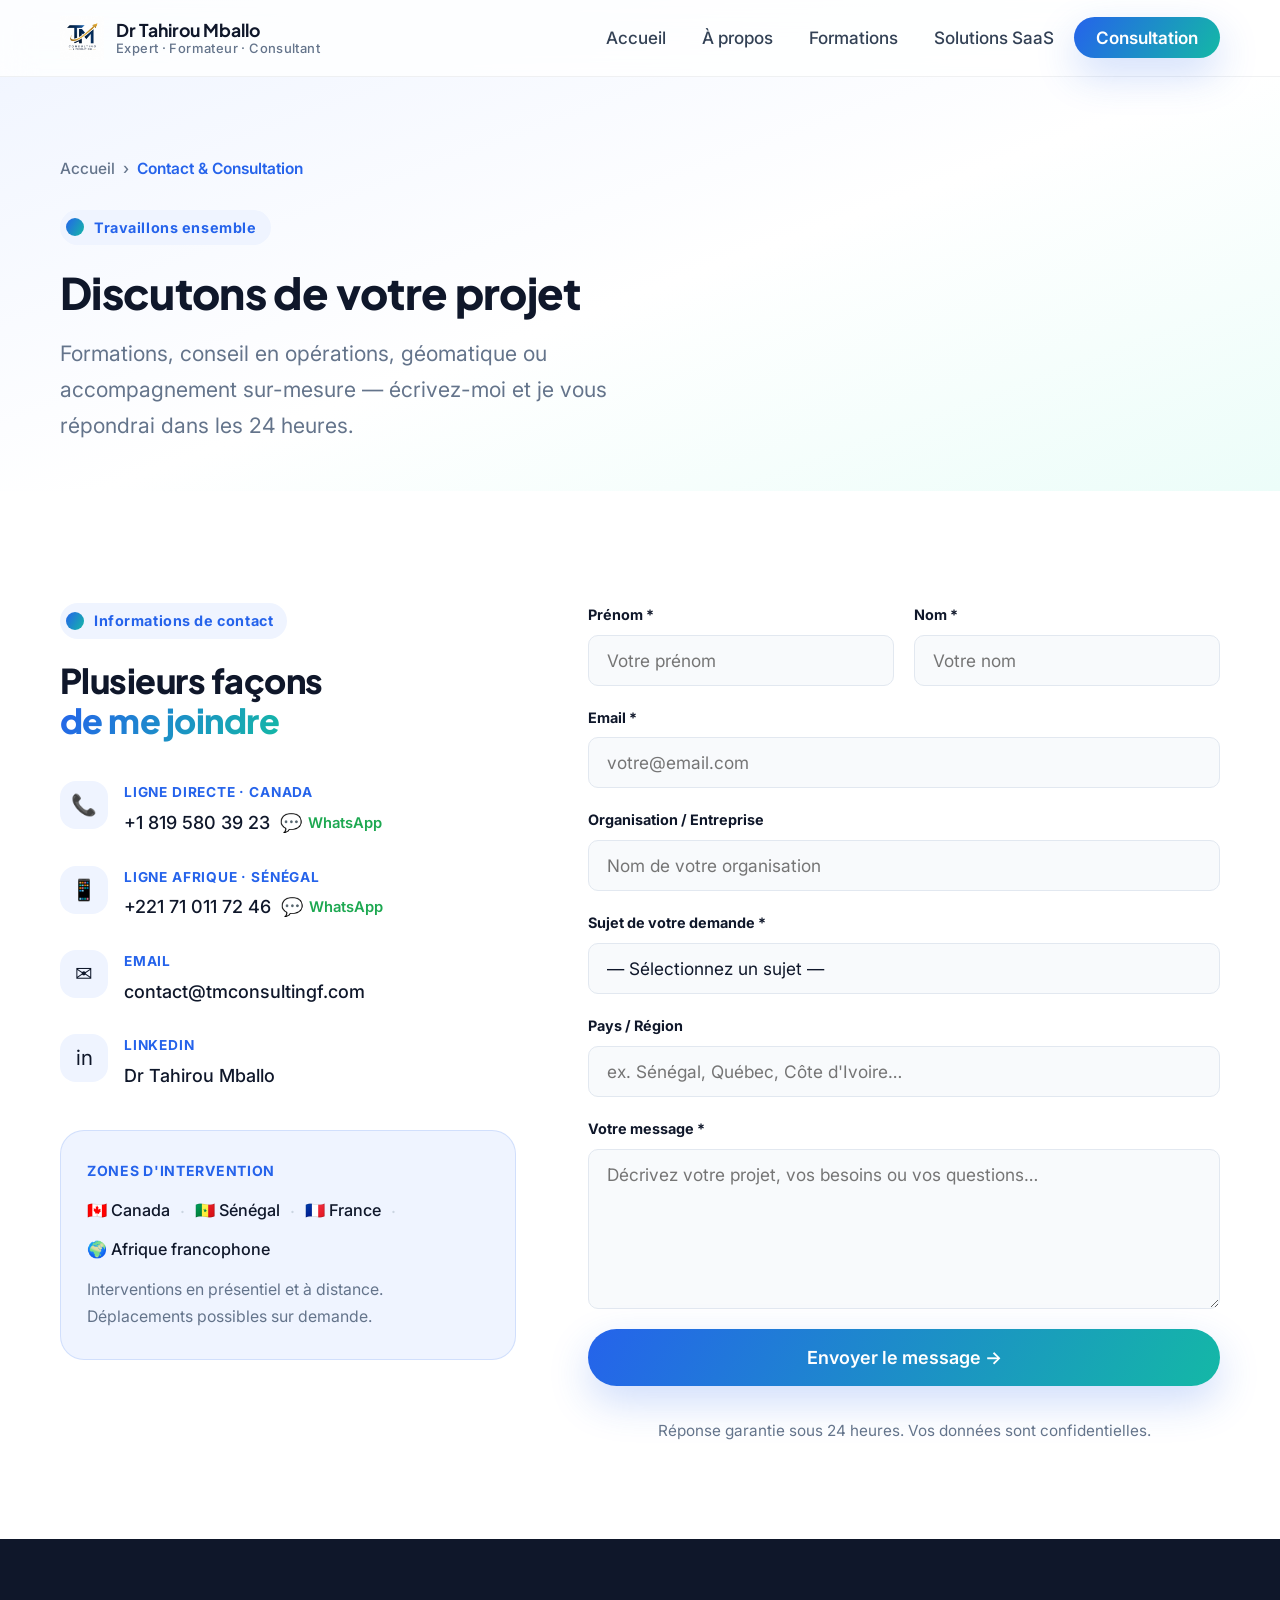
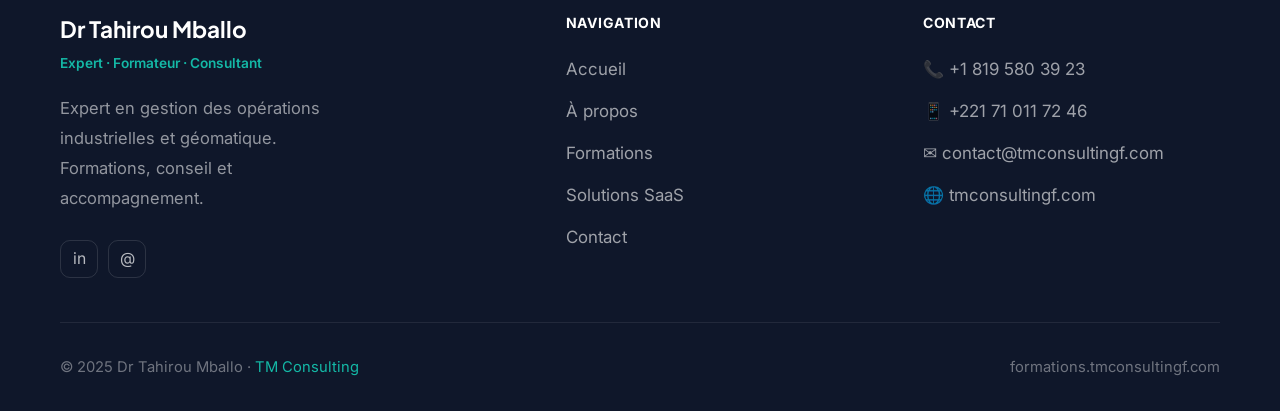
<file: contact.html>
<!DOCTYPE html>
<html lang="fr">
<head>
  <meta charset="UTF-8" />
  <meta name="viewport" content="width=device-width, initial-scale=1.0" />
  <title>Contact & Consultation — Dr Tahirou Mballo</title>
  <meta name="description" content="Contactez Dr Tahirou Mballo pour une consultation, une demande de formation ou un projet d'accompagnement." />
  <link rel="stylesheet" href="style.css" />

  <!-- Google tag (gtag.js) -->
  <script async src="https://www.googletagmanager.com/gtag/js?id=G-B671TXPC2J"></script>
  <script>
    window.dataLayer = window.dataLayer || [];
    function gtag(){dataLayer.push(arguments);}
    gtag('js', new Date());
    gtag('config', 'G-B671TXPC2J');
  </script>
</head>
<body>

<nav>
  <div class="nav-inner">
    <a href="/" class="nav-logo">
      <img src="logo-tm-consulting.jpeg" alt="TM Consulting & Formation" class="nav-logo-mark" />
      <div class="nav-logo-text">
        <span class="nav-logo-name">Dr Tahirou Mballo</span>
        <span class="nav-logo-sub">Expert · Formateur · Consultant</span>
      </div>
    </a>
    <ul class="nav-links">
      <li><a href="/">Accueil</a></li>
      <li><a href="a-propos">À propos</a></li>
      <li><a href="formations">Formations</a></li>
      <li><a href="solutions">Solutions SaaS</a></li>
      <li><a href="contact" class="nav-cta">Consultation</a></li>
    </ul>
    <div class="nav-toggle"><span></span><span></span><span></span></div>
  </div>
</nav>

<div class="page-hero">
  <div class="container page-hero-inner">
    <div class="breadcrumb">
      <a href="/">Accueil</a>
      <span class="breadcrumb-sep">›</span>
      <span>Contact & Consultation</span>
    </div>
    <div class="section-eyebrow">
      <div class="section-eyebrow-dot"></div>
      <span>Travaillons ensemble</span>
    </div>
    <h1 class="section-title">Discutons de votre projet</h1>
    <p class="section-subtitle">Formations, conseil en opérations, géomatique ou accompagnement sur-mesure — écrivez-moi et je vous répondrai dans les 24 heures.</p>
  </div>
</div>

<section class="contact-section">
  <div class="container">
    <div class="contact-grid">

      <!-- INFO CÔTÉ -->
      <div>
        <div class="section-eyebrow fade-up">
          <div class="section-eyebrow-dot"></div>
          <span>Informations de contact</span>
        </div>
        <h2 class="section-title fade-up" style="font-size:1.9rem;margin-bottom:40px;">Plusieurs façons<br><em>de me joindre</em></h2>

        <div class="contact-info-item fade-up">
          <div class="contact-icon">📞</div>
          <div class="contact-info-text">
            <strong>Ligne directe · Canada</strong>
            <div style="display:flex;align-items:center;gap:10px;flex-wrap:wrap;">
              <a href="tel:+18195803923">+1 819 580 39 23</a>
              <a href="https://wa.me/18195803923" target="_blank" rel="noopener" style="display:inline-flex;align-items:center;gap:6px;font-size:0.82rem;font-weight:600;color:#1DA851;text-decoration:none;">
                <span style="font-size:1rem;">💬</span> WhatsApp
              </a>
            </div>
          </div>
        </div>

        <div class="contact-info-item fade-up">
          <div class="contact-icon">📱</div>
          <div class="contact-info-text">
            <strong>Ligne Afrique · Sénégal</strong>
            <div style="display:flex;align-items:center;gap:10px;flex-wrap:wrap;">
              <a href="tel:+221710117246">+221 71 011 72 46</a>
              <a href="https://wa.me/221710117246" target="_blank" rel="noopener" style="display:inline-flex;align-items:center;gap:6px;font-size:0.82rem;font-weight:600;color:#1DA851;text-decoration:none;">
                <span style="font-size:1rem;">💬</span> WhatsApp
              </a>
            </div>
          </div>
        </div>

        <div class="contact-info-item fade-up">
          <div class="contact-icon">✉</div>
          <div class="contact-info-text">
            <strong>Email</strong>
            <a href="mailto:contact@tmconsultingf.com">contact@tmconsultingf.com</a>
          </div>
        </div>

        <div class="contact-info-item fade-up">
          <div class="contact-icon">in</div>
          <div class="contact-info-text">
            <strong>LinkedIn</strong>
            <a href="https://www.linkedin.com/in/tahirou-m-24b59b109" target="_blank" rel="noopener">Dr Tahirou Mballo</a>
          </div>
        </div>

        <div style="background:var(--blue-pale);border:1px solid rgba(37,99,235,0.15);border-radius:var(--r-lg);padding:28px 26px;margin-top:40px;" class="fade-up">
          <div style="font-size:0.78rem;font-weight:700;letter-spacing:0.05em;text-transform:uppercase;color:var(--blue);margin-bottom:14px;">Zones d'intervention</div>
          <div style="display:flex;gap:10px;flex-wrap:wrap;">
            <span style="font-size:0.9rem;font-weight:500;color:var(--navy);">🇨🇦 Canada</span>
            <span style="color:var(--gray-300)">·</span>
            <span style="font-size:0.9rem;font-weight:500;color:var(--navy);">🇸🇳 Sénégal</span>
            <span style="color:var(--gray-300)">·</span>
            <span style="font-size:0.9rem;font-weight:500;color:var(--navy);">🇫🇷 France</span>
            <span style="color:var(--gray-300)">·</span>
            <span style="font-size:0.9rem;font-weight:500;color:var(--navy);">🌍 Afrique francophone</span>
          </div>
          <p style="font-size:0.88rem;color:var(--gray-500);margin-top:14px;line-height:1.7;">Interventions en présentiel et à distance. Déplacements possibles sur demande.</p>
        </div>
      </div>

      <!-- FORMULAIRE -->
      <div class="fade-up">
        <form
          id="contact-form"
          name="contact"
          method="POST"
          action="https://formspree.io/f/mnpaaaao"
          class="contact-form"
        >

          <div class="form-row">
            <div class="form-group">
              <label class="form-label" for="prenom">Prénom *</label>
              <input class="form-input" type="text" id="prenom" name="prenom" required placeholder="Votre prénom" />
            </div>
            <div class="form-group">
              <label class="form-label" for="nom">Nom *</label>
              <input class="form-input" type="text" id="nom" name="nom" required placeholder="Votre nom" />
            </div>
          </div>

          <div class="form-group">
            <label class="form-label" for="email">Email *</label>
            <input class="form-input" type="email" id="email" name="email" required placeholder="votre@email.com" />
          </div>

          <div class="form-group">
            <label class="form-label" for="organisation">Organisation / Entreprise</label>
            <input class="form-input" type="text" id="organisation" name="organisation" placeholder="Nom de votre organisation" />
          </div>

          <div class="form-group">
            <label class="form-label" for="sujet">Sujet de votre demande *</label>
            <select class="form-select" id="sujet" name="sujet" required>
              <option value="">— Sélectionnez un sujet —</option>
              <option value="formation-operations">Formation — Gestion des opérations industrielles</option>
              <option value="formation-geomatique">Formation — Géomatique & PostGIS</option>
              <option value="gembacoach">GembaCoach — Coaching opérationnel</option>
              <option value="solutions-saas">Solutions SaaS — Démo / Intégration</option>
              <option value="conseil">Conseil & accompagnement sur-mesure</option>
              <option value="consultation">Consultation initiale (gratuite)</option>
              <option value="autre">Autre demande</option>
            </select>
          </div>

          <div class="form-group">
            <label class="form-label" for="pays">Pays / Région</label>
            <input class="form-input" type="text" id="pays" name="pays" placeholder="ex. Sénégal, Québec, Côte d'Ivoire…" />
          </div>

          <div class="form-group">
            <label class="form-label" for="message">Votre message *</label>
            <textarea class="form-textarea" id="message" name="message" required placeholder="Décrivez votre projet, vos besoins ou vos questions…" style="min-height:160px;"></textarea>
          </div>

          <button type="submit" class="btn btn-primary" style="width:100%;justify-content:center;padding:18px 32px;font-size:1rem;">
            Envoyer le message →
          </button>

          <p style="font-size:0.85rem;color:var(--gray-500);text-align:center;margin-top:12px;">
            Réponse garantie sous 24 heures. Vos données sont confidentielles.
          </p>
        </form>
      </div>

    </div>
  </div>
</section>

<footer>
  <div class="container">
    <div class="footer-grid">
      <div>
        <div class="footer-brand-name">Dr Tahirou Mballo</div>
        <div class="footer-brand-tag">Expert · Formateur · Consultant</div>
        <p class="footer-brand-desc">Expert en gestion des opérations industrielles et géomatique. Formations, conseil et accompagnement.</p>
        <div class="footer-social">
          <a href="https://www.linkedin.com/in/tahirou-m-24b59b109" target="_blank" rel="noopener">in</a>
          <a href="mailto:contact@tmconsultingf.com">@</a>
        </div>
      </div>
      <div>
        <div class="footer-col-title">Navigation</div>
        <ul class="footer-links">
          <li><a href="/">Accueil</a></li>
          <li><a href="a-propos">À propos</a></li>
          <li><a href="formations">Formations</a></li>
          <li><a href="solutions">Solutions SaaS</a></li>
          <li><a href="contact">Contact</a></li>
        </ul>
      </div>
      <div>
        <div class="footer-col-title">Contact</div>
        <ul class="footer-links">
          <li><a href="tel:+18195803923">📞 +1 819 580 39 23</a></li>
          <li><a href="tel:+221710117246">📱 +221 71 011 72 46</a></li>
          <li><a href="mailto:contact@tmconsultingf.com">✉ contact@tmconsultingf.com</a></li>
          <li><a href="https://www.tmconsultingf.com" target="_blank">🌐 tmconsultingf.com</a></li>
        </ul>
      </div>
    </div>
    <div class="footer-bottom">
      <p class="footer-copy">© 2025 Dr Tahirou Mballo · <a href="https://www.tmconsultingf.com">TM Consulting</a></p>
      <p class="footer-copy">formations.tmconsultingf.com</p>
    </div>
  </div>
</footer>

<script src="script.js"></script>
</body>
</html>
</file>
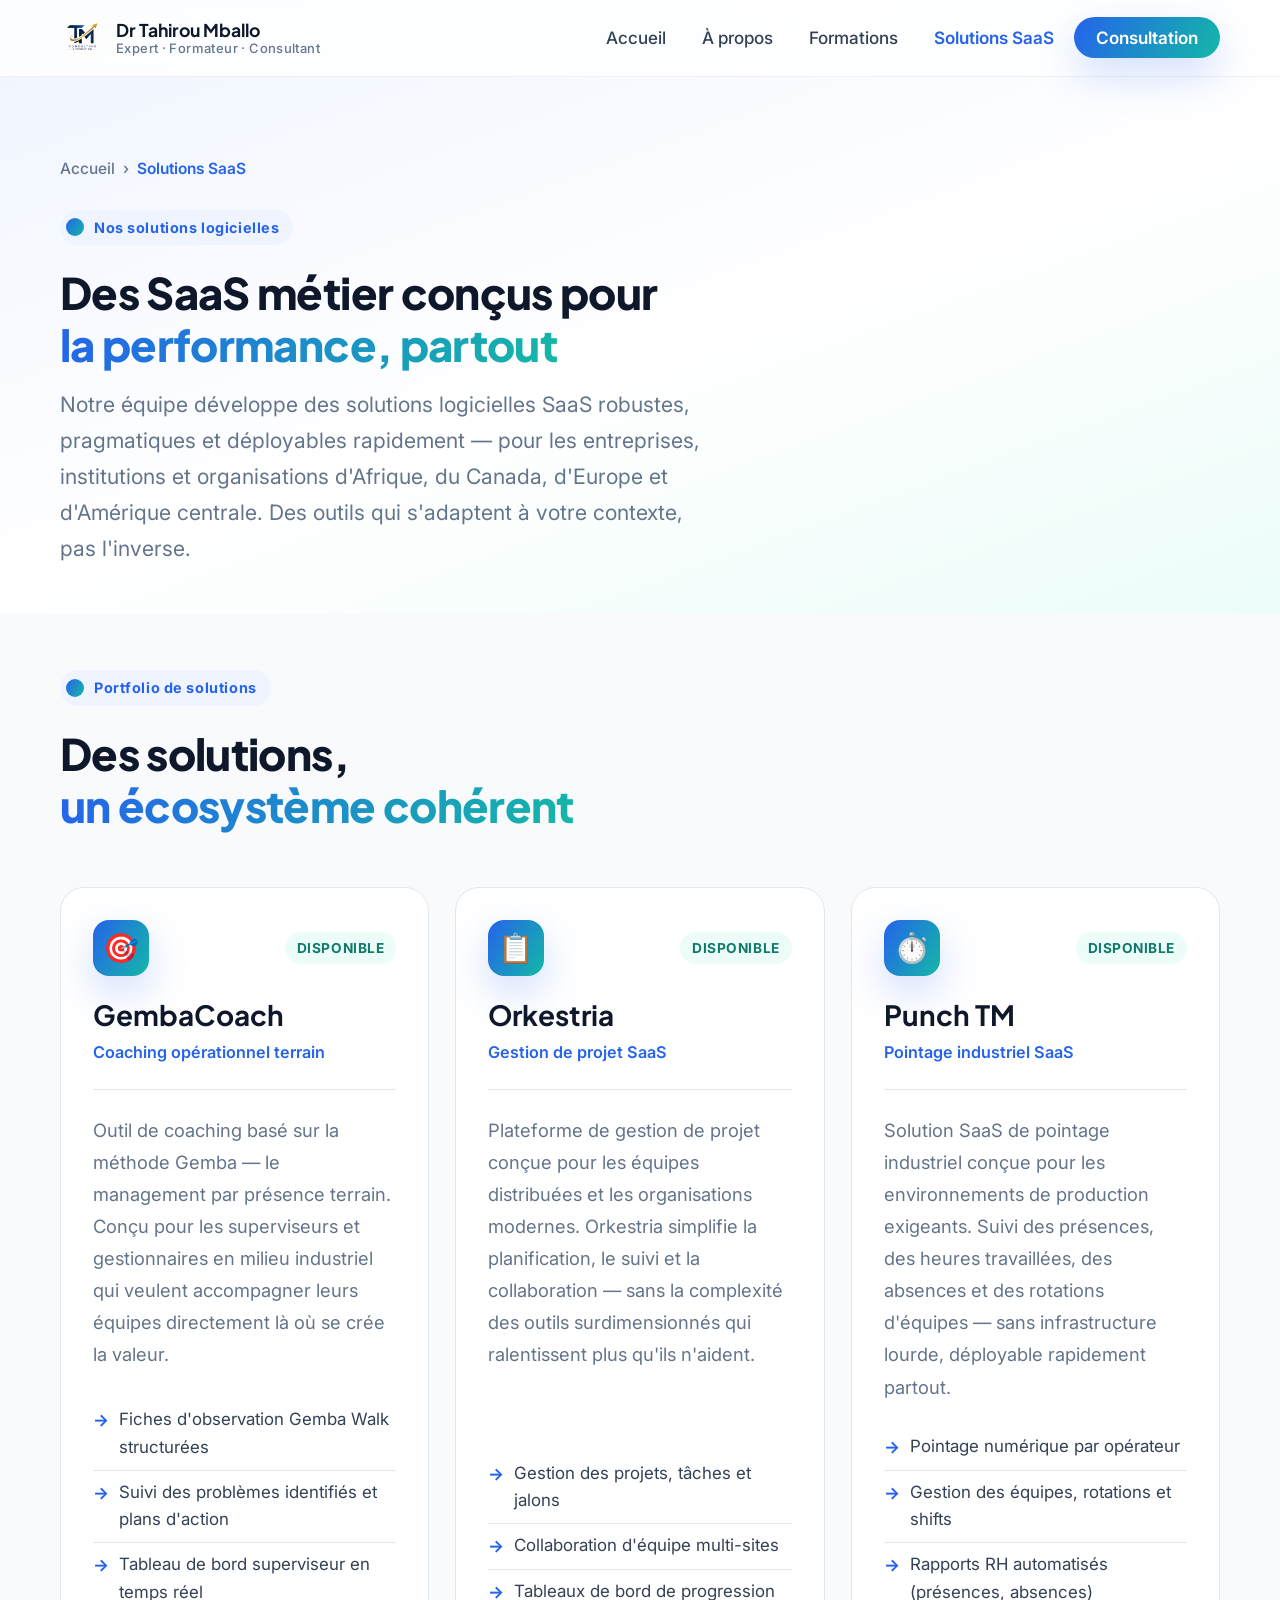
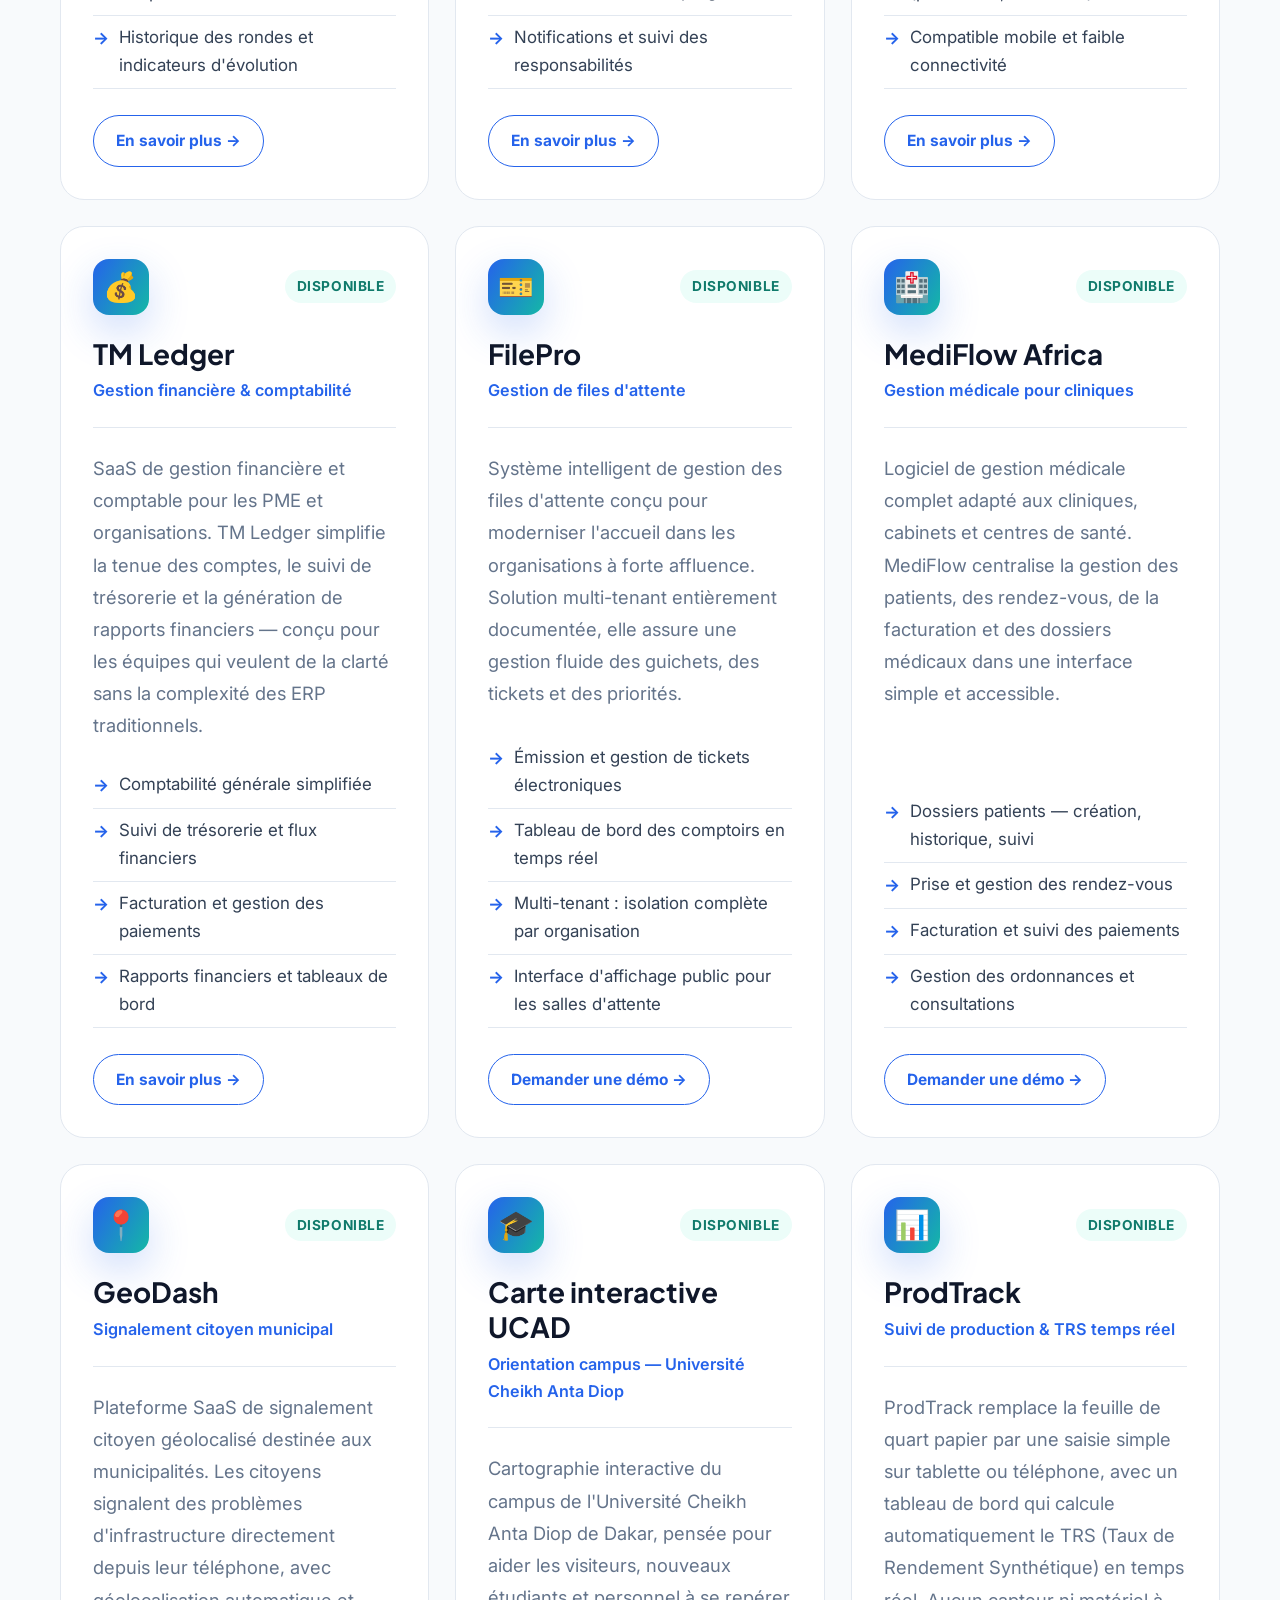
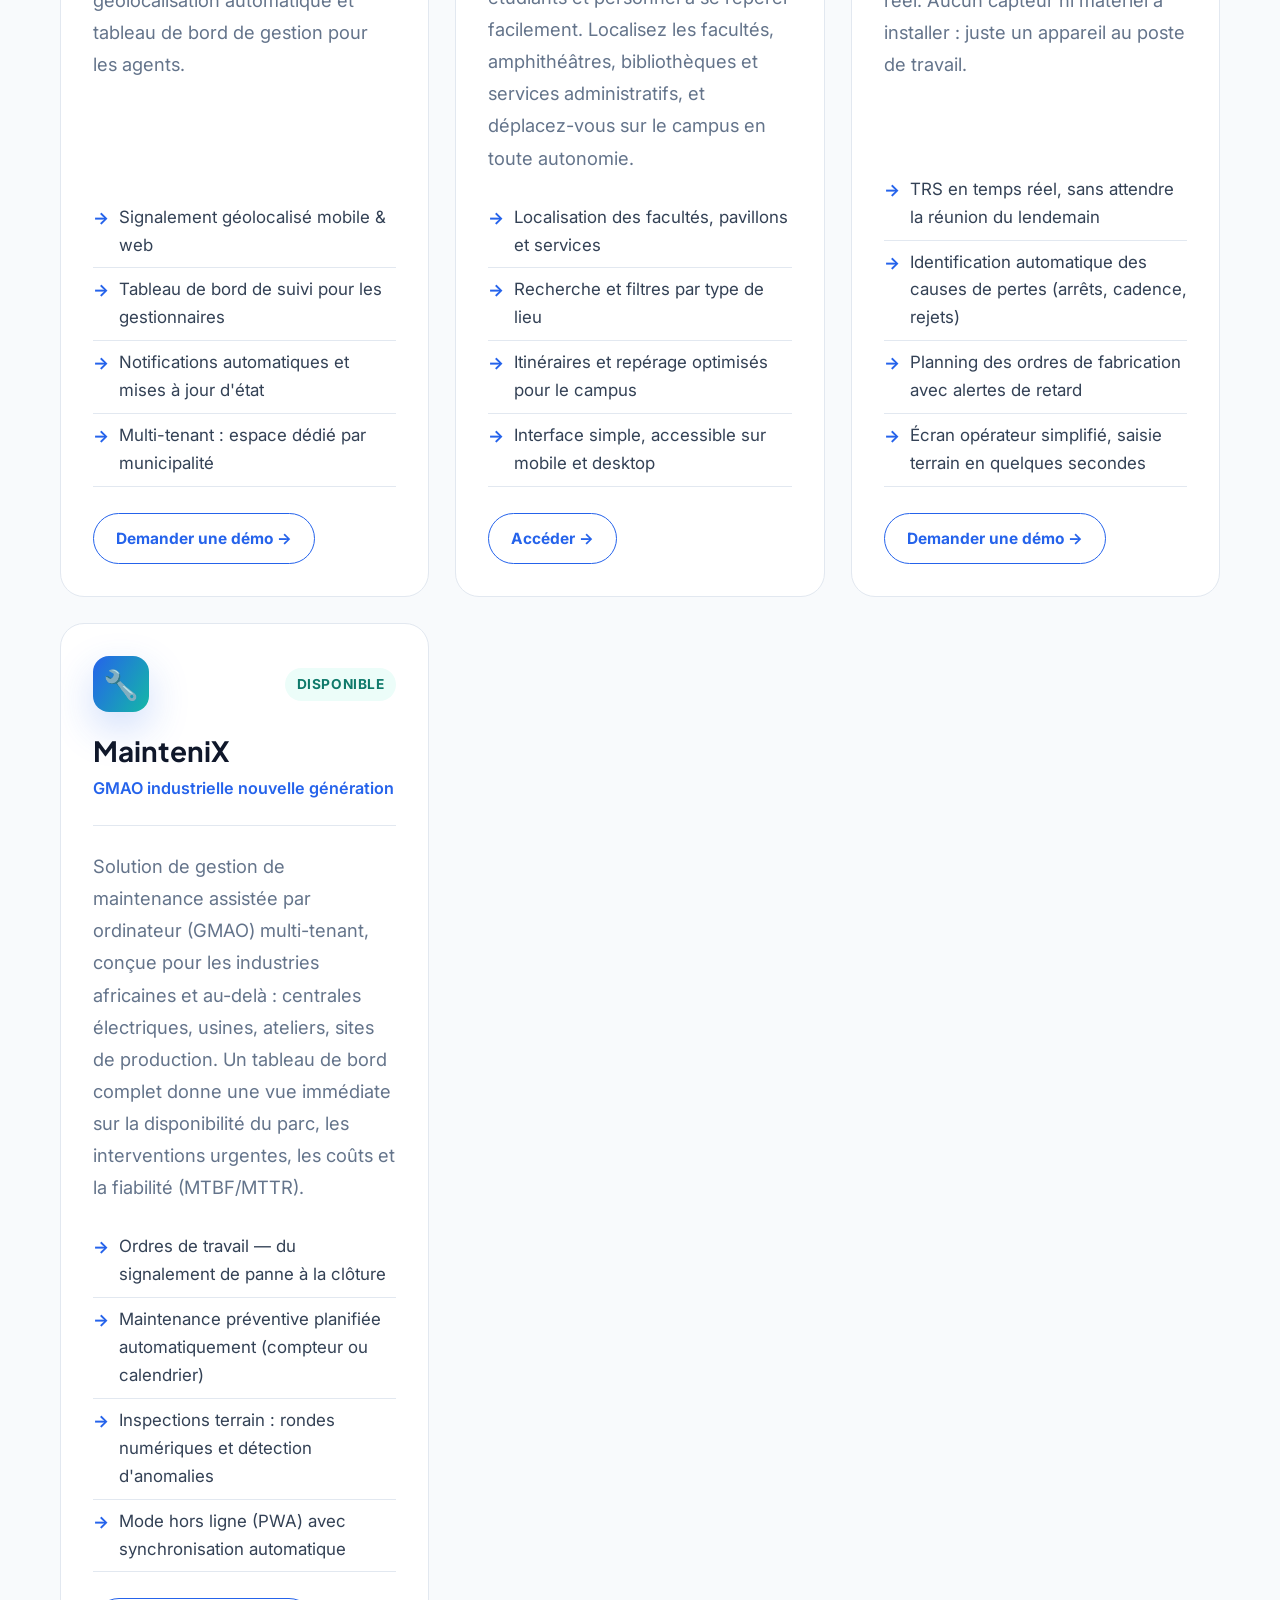
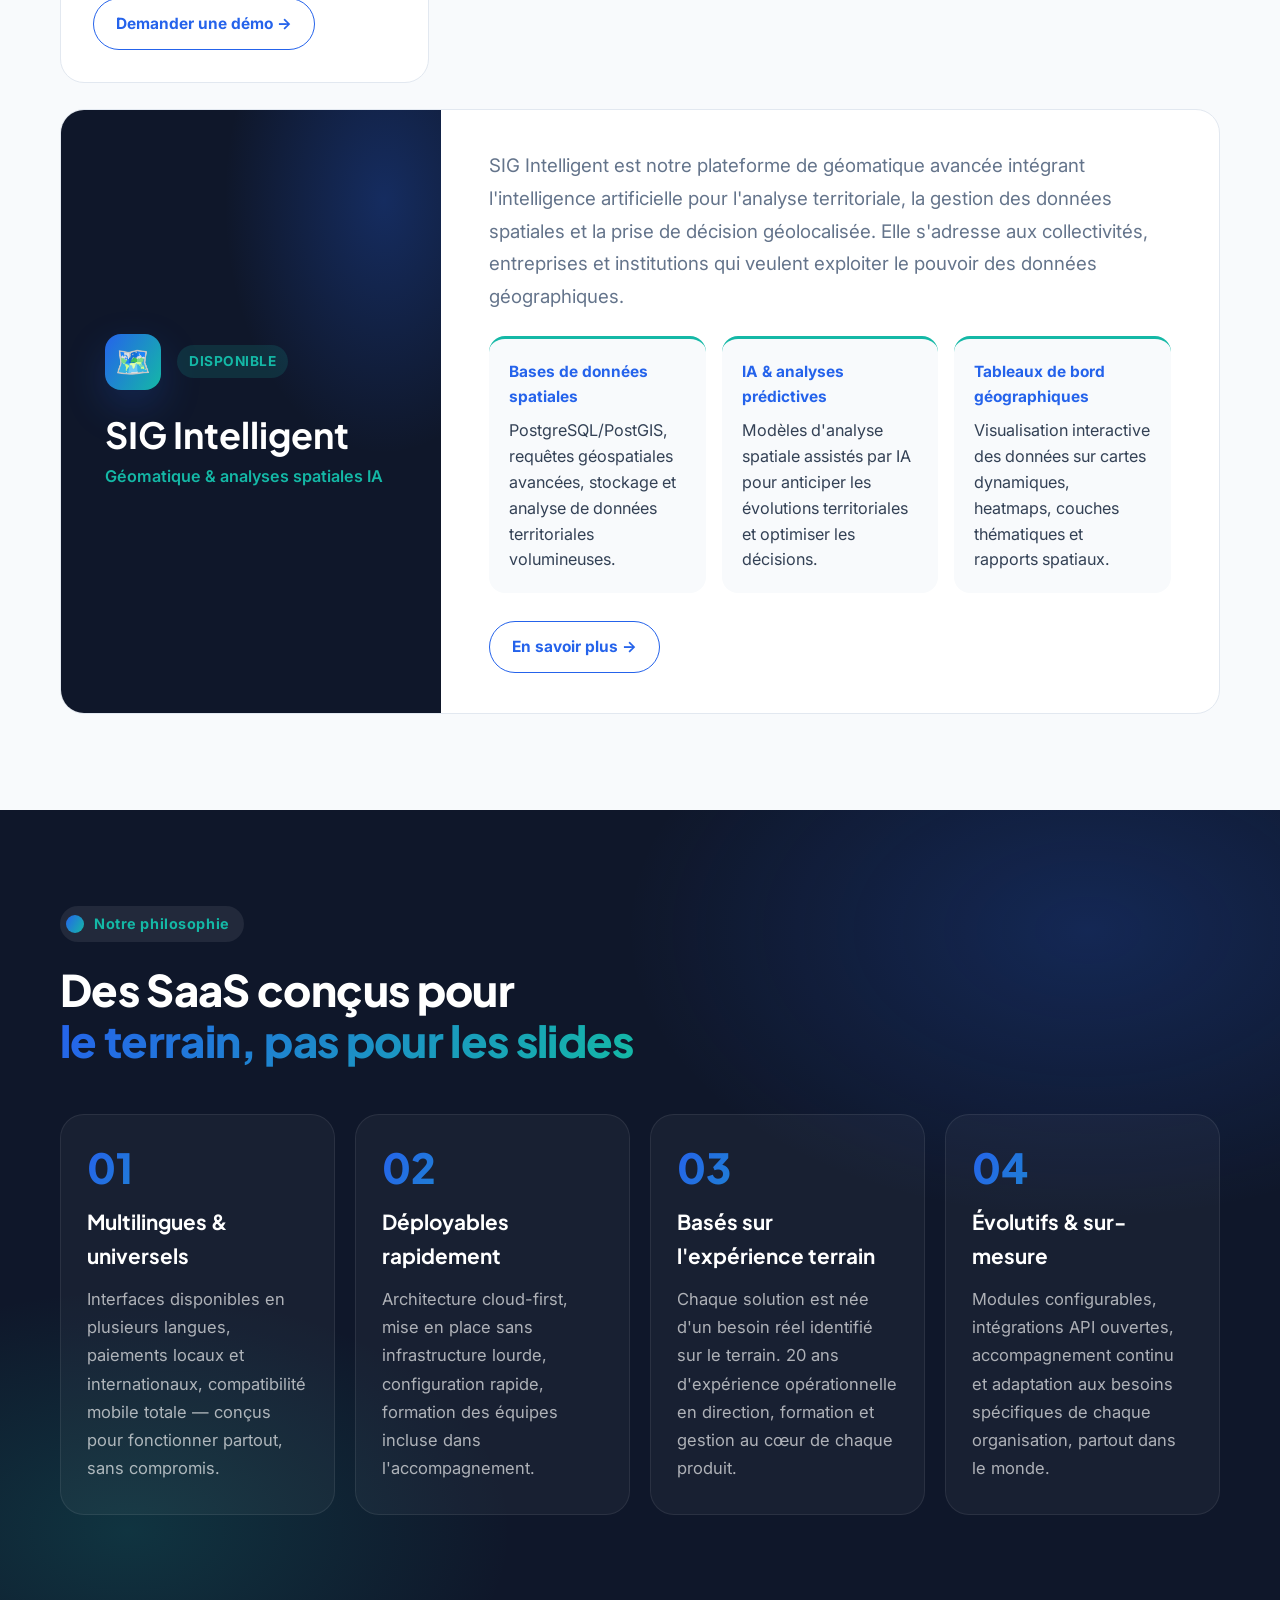
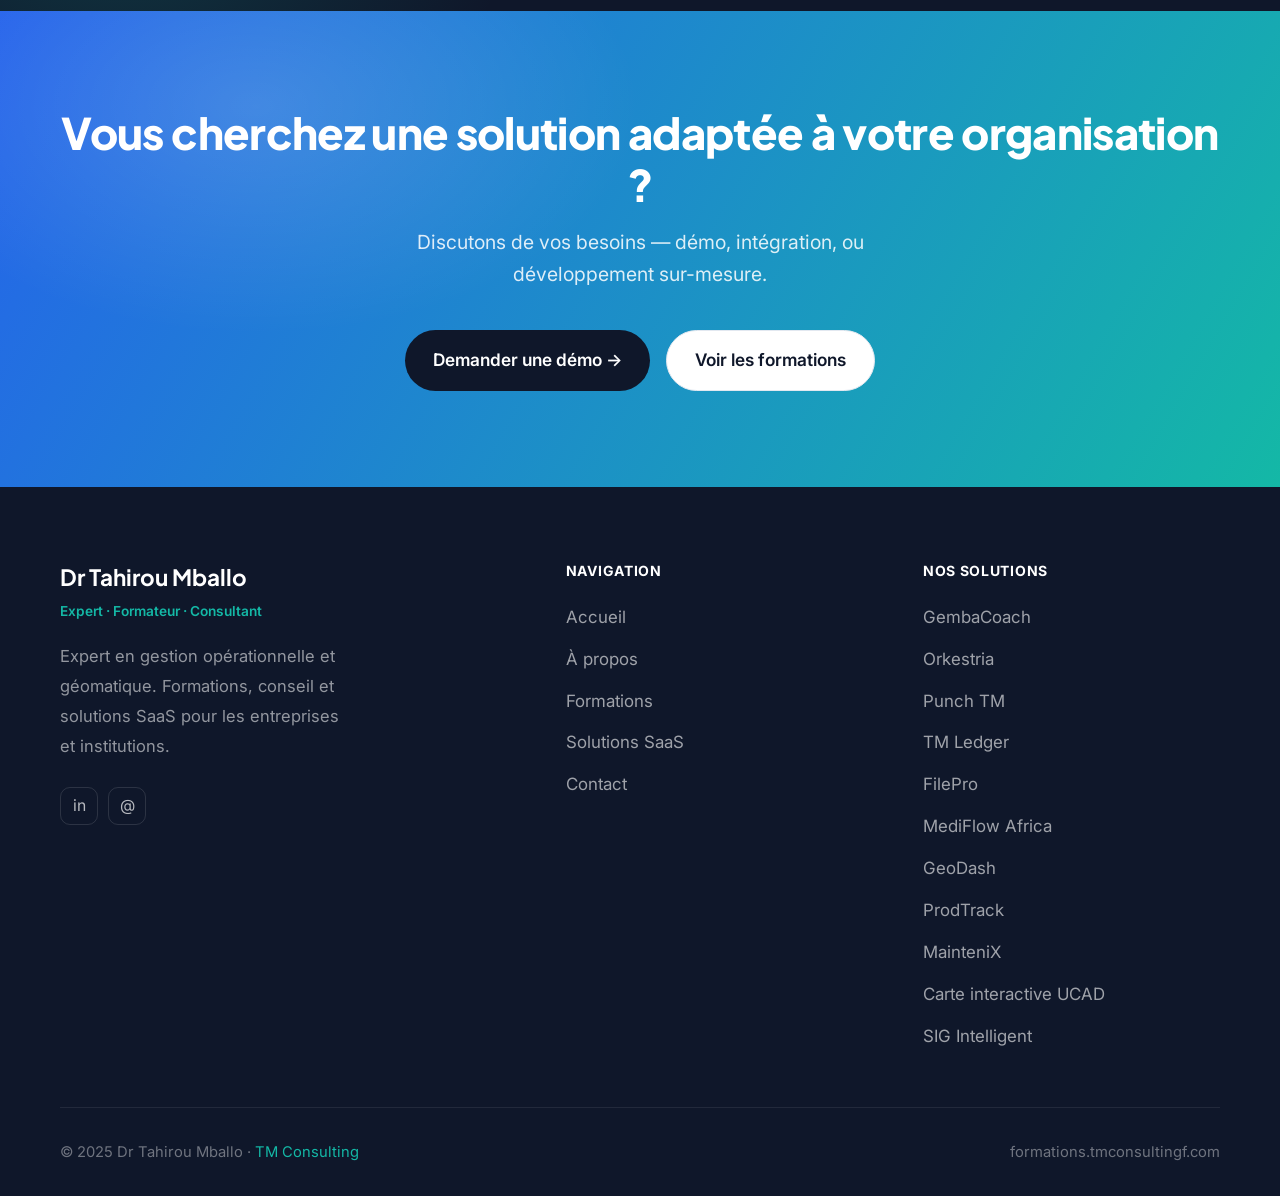
<file: solutions.html>
<!DOCTYPE html>
<html lang="fr">
<head>
  <meta charset="UTF-8" />
  <meta name="viewport" content="width=device-width, initial-scale=1.0" />
  <title>Solutions SaaS — Dr Tahirou Mballo · TM Consulting</title>
  <meta name="description" content="Nos solutions logicielles SaaS professionnelles : GembaCoach, Orkestria, Punch TM, TM Ledger, FilePro, MediFlow Africa, GeoDash, ProdTrack, MainteniX, Carte interactive UCAD, SIG Intelligent — déployables partout dans le monde." />
  <link rel="stylesheet" href="style.css" />
  <style>
    /* Product cards */
    .product-grid {
      display: grid;
      grid-template-columns: repeat(3, 1fr);
      gap: 26px;
      margin-top: 56px;
    }

    .product-card {
      background: var(--white);
      border: 1px solid var(--gray-100);
      border-radius: var(--r-lg);
      overflow: hidden;
      position: relative;
      display: flex; flex-direction: column;
      transition: var(--transition);
    }

    .product-card:hover {
      transform: translateY(-6px);
      box-shadow: var(--shadow-lg);
      border-color: transparent;
    }

    .product-card-header {
      padding: 32px 32px 24px;
      position: relative;
    }

    .product-card-header::after {
      content: '';
      position: absolute;
      bottom: 0; left: 32px; right: 32px;
      height: 1px;
      background: var(--gray-100);
    }

    .product-icon-row {
      display: flex; align-items: center; justify-content: space-between;
      margin-bottom: 22px;
    }

    .product-icon {
      width: 56px; height: 56px;
      background: var(--grad-primary);
      border-radius: var(--r-md);
      display: flex; align-items: center; justify-content: center;
      font-size: 1.6rem;
      box-shadow: var(--shadow-blue);
      transition: var(--transition);
    }

    .product-card:hover .product-icon { transform: scale(1.06) rotate(-3deg); }

    .product-status {
      font-size: 0.76rem;
      font-weight: 700;
      letter-spacing: 0.04em;
      text-transform: uppercase;
      padding: 5px 12px;
      border-radius: var(--r-full);
    }

    .status-live { background: var(--teal-pale); color: #0F7A6B; }
    .status-beta { background: var(--amber-pale); color: #9A6208; }
    .status-dev  { background: var(--blue-pale); color: var(--blue); }

    .product-name {
      font-family: var(--font-display);
      font-size: 1.55rem;
      font-weight: 700;
      color: var(--navy);
      margin-bottom: 6px;
      line-height: 1.25;
    }

    .product-tagline {
      font-size: 0.9rem;
      font-weight: 600;
      color: var(--blue);
    }

    .product-card-body {
      padding: 24px 32px 32px;
      flex: 1; display: flex; flex-direction: column;
    }

    .product-desc {
      font-size: 1.02rem;
      font-weight: 400;
      color: var(--gray-500);
      line-height: 1.75;
      margin-bottom: 22px;
      flex: 1;
    }

    .product-features { list-style: none; margin-bottom: 26px; }

    .product-features li {
      display: flex; align-items: flex-start; gap: 10px;
      font-size: 0.94rem;
      color: var(--gray-700);
      padding: 8px 0;
      border-bottom: 1px solid var(--gray-100);
    }

    .product-features li::before {
      content: '→';
      color: var(--blue);
      font-weight: 700;
      flex-shrink: 0;
      margin-top: 1px;
    }

    .product-cta {
      display: inline-flex; align-items: center; gap: 8px;
      font-size: 0.86rem;
      font-weight: 700;
      color: var(--blue);
      text-decoration: none;
      padding: 12px 22px;
      border: 1.5px solid var(--blue);
      border-radius: var(--r-full);
      transition: var(--transition);
      align-self: flex-start;
    }

    .product-cta:hover {
      background: var(--grad-primary);
      color: var(--white);
      border-color: transparent;
      box-shadow: var(--shadow-blue);
    }

    /* SIG Intelligent - featured card spans full width */
    .product-card.featured {
      grid-column: 1 / -1;
      flex-direction: row;
      min-height: 320px;
    }

    .product-card.featured .product-card-header {
      width: 380px; flex-shrink: 0;
      background: var(--navy);
      position: relative;
      overflow: hidden;
      display: flex; flex-direction: column; justify-content: center;
      padding: 48px 44px;
    }
    .product-card.featured .product-card-header::before {
      content: '';
      position: absolute; inset: 0;
      background: radial-gradient(ellipse 70% 70% at 85% 15%, rgba(37,99,235,0.28) 0%, transparent 60%);
    }
    .product-card.featured .product-card-header > * { position: relative; z-index: 2; }

    .product-card.featured .product-card-header::after { display: none; }

    .product-card.featured .product-name { color: var(--white); font-size: 2rem; }
    .product-card.featured .product-tagline { color: var(--teal); }

    .product-card.featured .product-card-body { padding: 40px 48px; }
    .product-card.featured .product-desc { font-size: 1.04rem; }

    .sig-highlights {
      display: grid; grid-template-columns: repeat(3, 1fr);
      gap: 16px; margin-bottom: 8px;
    }

    .sig-highlight {
      padding: 20px; background: var(--off-white);
      border-radius: var(--r-md);
      border-top: 3px solid var(--teal);
    }

    .sig-highlight-title {
      font-size: 0.86rem;
      font-weight: 700;
      color: var(--blue);
      margin-bottom: 8px;
    }

    .sig-highlight-text { font-size: 0.9rem; color: var(--gray-700); line-height: 1.6; }

    .saas-approach { background: var(--navy); position: relative; overflow: hidden; }
    .saas-approach::before {
      content: '';
      position: absolute; inset: 0;
      background: radial-gradient(ellipse 60% 60% at 85% 15%, rgba(37,99,235,0.22) 0%, transparent 60%),
                  radial-gradient(ellipse 50% 50% at 10% 90%, rgba(20,184,166,0.18) 0%, transparent 60%);
    }
    .saas-approach .container { position: relative; z-index: 2; }

    .approach-grid {
      display: grid; grid-template-columns: repeat(4, 1fr);
      gap: 20px;
      margin-top: 48px;
    }

    .approach-item {
      background: rgba(255,255,255,0.04);
      border: 1px solid rgba(255,255,255,0.08);
      border-radius: var(--r-lg);
      padding: 32px 26px;
      transition: var(--transition);
    }
    .approach-item:hover { background: rgba(255,255,255,0.07); transform: translateY(-4px); }

    .approach-num {
      font-family: var(--font-display);
      font-size: 2.3rem; font-weight: 800;
      background: var(--grad-primary);
      -webkit-background-clip: text; background-clip: text; color: transparent;
      line-height: 1; margin-bottom: 16px;
    }

    .approach-title {
      font-family: var(--font-display);
      font-size: 1.15rem; font-weight: 700;
      color: var(--white); margin-bottom: 12px;
    }

    .approach-desc {
      font-size: 0.92rem; font-weight: 400;
      color: rgba(255,255,255,0.65); line-height: 1.7;
    }

    @media (max-width: 1024px) {
      .product-grid { grid-template-columns: repeat(2, 1fr); }
      .product-card.featured { flex-direction: column; }
      .product-card.featured .product-card-header { width: 100%; }
      .sig-highlights { grid-template-columns: 1fr 1fr; }
      .approach-grid { grid-template-columns: 1fr 1fr; }
    }

    @media (max-width: 768px) {
      .product-grid { grid-template-columns: 1fr; }
      .product-card.featured { grid-column: auto; }
      .sig-highlights { grid-template-columns: 1fr; }
      .approach-grid { grid-template-columns: 1fr 1fr; }
    }
  </style>

  <!-- Google tag (gtag.js) -->
  <script async src="https://www.googletagmanager.com/gtag/js?id=G-B671TXPC2J"></script>
  <script>
    window.dataLayer = window.dataLayer || [];
    function gtag(){dataLayer.push(arguments);}
    gtag('js', new Date());
    gtag('config', 'G-B671TXPC2J');
  </script>
</head>
<body>

<nav>
  <div class="nav-inner">
    <a href="/" class="nav-logo">
      <img src="logo-tm-consulting.jpeg" alt="TM Consulting & Formation" class="nav-logo-mark" />
      <div class="nav-logo-text">
        <span class="nav-logo-name">Dr Tahirou Mballo</span>
        <span class="nav-logo-sub">Expert · Formateur · Consultant</span>
      </div>
    </a>
    <ul class="nav-links">
      <li><a href="/">Accueil</a></li>
      <li><a href="a-propos">À propos</a></li>
      <li><a href="formations">Formations</a></li>
      <li><a href="solutions" class="active">Solutions SaaS</a></li>
      <li><a href="contact" class="nav-cta">Consultation</a></li>
    </ul>
    <div class="nav-toggle"><span></span><span></span><span></span></div>
  </div>
</nav>

<!-- HERO -->
<div class="page-hero">
  <div class="container page-hero-inner">
    <div class="breadcrumb">
      <a href="/">Accueil</a>
      <span class="breadcrumb-sep">›</span>
      <span>Solutions SaaS</span>
    </div>
    <div class="section-eyebrow">
      <div class="section-eyebrow-dot"></div>
      <span>Nos solutions logicielles</span>
    </div>
    <h1 class="section-title" style="max-width:680px;">Des SaaS métier conçus pour<br><em>la performance, partout</em></h1>
    <p class="section-subtitle" style="max-width:640px;">
      Notre équipe développe des solutions logicielles SaaS robustes, pragmatiques et déployables rapidement — pour les entreprises, institutions et organisations d'Afrique, du Canada, d'Europe et d'Amérique centrale. Des outils qui s'adaptent à votre contexte, pas l'inverse.
    </p>
  </div>
</div>

<!-- PRODUITS -->
<section style="background:var(--off-white)">
  <div class="container">
    <div class="section-eyebrow fade-up">
      <div class="section-eyebrow-dot"></div>
      <span>Portfolio de solutions</span>
    </div>
    <h2 class="section-title fade-up">Des solutions,<br><em>un écosystème cohérent</em></h2>

    <div class="product-grid">

      <!-- GembaCoach -->
      <div class="product-card fade-up">
        <div class="product-card-header">
          <div class="product-icon-row">
            <div class="product-icon">🎯</div>
            <span class="product-status status-live">Disponible</span>
          </div>
          <div class="product-name">GembaCoach</div>
          <div class="product-tagline">Coaching opérationnel terrain</div>
        </div>
        <div class="product-card-body">
          <p class="product-desc">
            Outil de coaching basé sur la méthode Gemba — le management par présence terrain. Conçu pour les superviseurs et gestionnaires en milieu industriel qui veulent accompagner leurs équipes directement là où se crée la valeur.
          </p>
          <ul class="product-features">
            <li>Fiches d'observation Gemba Walk structurées</li>
            <li>Suivi des problèmes identifiés et plans d'action</li>
            <li>Tableau de bord superviseur en temps réel</li>
            <li>Historique des rondes et indicateurs d'évolution</li>
          </ul>
          <a href="gembacoach" class="product-cta">En savoir plus →</a>
        </div>
      </div>

      <!-- Orkestria -->
      <div class="product-card fade-up">
        <div class="product-card-header">
          <div class="product-icon-row">
            <div class="product-icon">📋</div>
            <span class="product-status status-live">Disponible</span>
          </div>
          <div class="product-name">Orkestria</div>
          <div class="product-tagline">Gestion de projet SaaS</div>
        </div>
        <div class="product-card-body">
          <p class="product-desc">
            Plateforme de gestion de projet conçue pour les équipes distribuées et les organisations modernes. Orkestria simplifie la planification, le suivi et la collaboration — sans la complexité des outils surdimensionnés qui ralentissent plus qu'ils n'aident.
          </p>
          <ul class="product-features">
            <li>Gestion des projets, tâches et jalons</li>
            <li>Collaboration d'équipe multi-sites</li>
            <li>Tableaux de bord de progression</li>
            <li>Notifications et suivi des responsabilités</li>
          </ul>
          <a href="contact?produit=orkestria" class="product-cta">En savoir plus →</a>
        </div>
      </div>

      <!-- Punch TM -->
      <div class="product-card fade-up">
        <div class="product-card-header">
          <div class="product-icon-row">
            <div class="product-icon">⏱️</div>
            <span class="product-status status-live">Disponible</span>
          </div>
          <div class="product-name">Punch TM</div>
          <div class="product-tagline">Pointage industriel SaaS</div>
        </div>
        <div class="product-card-body">
          <p class="product-desc">
            Solution SaaS de pointage industriel conçue pour les environnements de production exigeants. Suivi des présences, des heures travaillées, des absences et des rotations d'équipes — sans infrastructure lourde, déployable rapidement partout.
          </p>
          <ul class="product-features">
            <li>Pointage numérique par opérateur</li>
            <li>Gestion des équipes, rotations et shifts</li>
            <li>Rapports RH automatisés (présences, absences)</li>
            <li>Compatible mobile et faible connectivité</li>
          </ul>
          <a href="contact?produit=punch-tm" class="product-cta">En savoir plus →</a>
        </div>
      </div>

      <!-- TM Ledger -->
      <div class="product-card fade-up">
        <div class="product-card-header">
          <div class="product-icon-row">
            <div class="product-icon">💰</div>
            <span class="product-status status-live">Disponible</span>
          </div>
          <div class="product-name">TM Ledger</div>
          <div class="product-tagline">Gestion financière & comptabilité</div>
        </div>
        <div class="product-card-body">
          <p class="product-desc">
            SaaS de gestion financière et comptable pour les PME et organisations. TM Ledger simplifie la tenue des comptes, le suivi de trésorerie et la génération de rapports financiers — conçu pour les équipes qui veulent de la clarté sans la complexité des ERP traditionnels.
          </p>
          <ul class="product-features">
            <li>Comptabilité générale simplifiée</li>
            <li>Suivi de trésorerie et flux financiers</li>
            <li>Facturation et gestion des paiements</li>
            <li>Rapports financiers et tableaux de bord</li>
          </ul>
          <a href="contact?produit=tm-ledger" class="product-cta">En savoir plus →</a>
        </div>
      </div>

      <!-- FilePro -->
      <div class="product-card fade-up">
        <div class="product-card-header">
          <div class="product-icon-row">
            <div class="product-icon">🎫</div>
            <span class="product-status status-live">Disponible</span>
          </div>
          <div class="product-name">FilePro</div>
          <div class="product-tagline">Gestion de files d'attente</div>
        </div>
        <div class="product-card-body">
          <p class="product-desc">
            Système intelligent de gestion des files d'attente conçu pour moderniser l'accueil dans les organisations à forte affluence. Solution multi-tenant entièrement documentée, elle assure une gestion fluide des guichets, des tickets et des priorités.
          </p>
          <ul class="product-features">
            <li>Émission et gestion de tickets électroniques</li>
            <li>Tableau de bord des comptoirs en temps réel</li>
            <li>Multi-tenant : isolation complète par organisation</li>
            <li>Interface d'affichage public pour les salles d'attente</li>
          </ul>
          <a href="contact?produit=filepro" class="product-cta">Demander une démo →</a>
        </div>
      </div>

      <!-- MediFlow Africa -->
      <div class="product-card fade-up">
        <div class="product-card-header">
          <div class="product-icon-row">
            <div class="product-icon">🏥</div>
            <span class="product-status status-live">Disponible</span>
          </div>
          <div class="product-name">MediFlow Africa</div>
          <div class="product-tagline">Gestion médicale pour cliniques</div>
        </div>
        <div class="product-card-body">
          <p class="product-desc">
            Logiciel de gestion médicale complet adapté aux cliniques, cabinets et centres de santé. MediFlow centralise la gestion des patients, des rendez-vous, de la facturation et des dossiers médicaux dans une interface simple et accessible.
          </p>
          <ul class="product-features">
            <li>Dossiers patients — création, historique, suivi</li>
            <li>Prise et gestion des rendez-vous</li>
            <li>Facturation et suivi des paiements</li>
            <li>Gestion des ordonnances et consultations</li>
          </ul>
          <a href="contact?produit=mediflow" class="product-cta">Demander une démo →</a>
        </div>
      </div>

      <!-- GeoDash -->
      <div class="product-card fade-up">
        <div class="product-card-header">
          <div class="product-icon-row">
            <div class="product-icon">📍</div>
            <span class="product-status status-live">Disponible</span>
          </div>
          <div class="product-name">GeoDash</div>
          <div class="product-tagline">Signalement citoyen municipal</div>
        </div>
        <div class="product-card-body">
          <p class="product-desc">
            Plateforme SaaS de signalement citoyen géolocalisé destinée aux municipalités. Les citoyens signalent des problèmes d'infrastructure directement depuis leur téléphone, avec géolocalisation automatique et tableau de bord de gestion pour les agents.
          </p>
          <ul class="product-features">
            <li>Signalement géolocalisé mobile & web</li>
            <li>Tableau de bord de suivi pour les gestionnaires</li>
            <li>Notifications automatiques et mises à jour d'état</li>
            <li>Multi-tenant : espace dédié par municipalité</li>
          </ul>
          <a href="contact?produit=geodash" class="product-cta">Demander une démo →</a>
        </div>
      </div>

      <!-- Carte interactive UCAD -->
      <div class="product-card fade-up">
        <div class="product-card-header">
          <div class="product-icon-row">
            <div class="product-icon">🎓</div>
            <span class="product-status status-live">Disponible</span>
          </div>
          <div class="product-name">Carte interactive UCAD</div>
          <div class="product-tagline">Orientation campus — Université Cheikh Anta Diop</div>
        </div>
        <div class="product-card-body">
          <p class="product-desc">
            Cartographie interactive du campus de l'Université Cheikh Anta Diop de Dakar, pensée pour aider les visiteurs, nouveaux étudiants et personnel à se repérer facilement. Localisez les facultés, amphithéâtres, bibliothèques et services administratifs, et déplacez-vous sur le campus en toute autonomie.
          </p>
          <ul class="product-features">
            <li>Localisation des facultés, pavillons et services</li>
            <li>Recherche et filtres par type de lieu</li>
            <li>Itinéraires et repérage optimisés pour le campus</li>
            <li>Interface simple, accessible sur mobile et desktop</li>
          </ul>
          <a href="https://ucad.dakar.tmbsaas.com/" target="_blank" rel="noopener" class="product-cta">Accéder →</a>
        </div>
      </div>

      <!-- ProdTrack -->
      <div class="product-card fade-up">
        <div class="product-card-header">
          <div class="product-icon-row">
            <div class="product-icon">📊</div>
            <span class="product-status status-live">Disponible</span>
          </div>
          <div class="product-name">ProdTrack</div>
          <div class="product-tagline">Suivi de production & TRS temps réel</div>
        </div>
        <div class="product-card-body">
          <p class="product-desc">
            ProdTrack remplace la feuille de quart papier par une saisie simple sur tablette ou téléphone, avec un tableau de bord qui calcule automatiquement le TRS (Taux de Rendement Synthétique) en temps réel. Aucun capteur ni matériel à installer : juste un appareil au poste de travail.
          </p>
          <ul class="product-features">
            <li>TRS en temps réel, sans attendre la réunion du lendemain</li>
            <li>Identification automatique des causes de pertes (arrêts, cadence, rejets)</li>
            <li>Planning des ordres de fabrication avec alertes de retard</li>
            <li>Écran opérateur simplifié, saisie terrain en quelques secondes</li>
          </ul>
          <a href="contact?produit=prodtrack" class="product-cta">Demander une démo →</a>
        </div>
      </div>

      <!-- MainteniX -->
      <div class="product-card fade-up">
        <div class="product-card-header">
          <div class="product-icon-row">
            <div class="product-icon">🔧</div>
            <span class="product-status status-live">Disponible</span>
          </div>
          <div class="product-name">MainteniX</div>
          <div class="product-tagline">GMAO industrielle nouvelle génération</div>
        </div>
        <div class="product-card-body">
          <p class="product-desc">
            Solution de gestion de maintenance assistée par ordinateur (GMAO) multi-tenant, conçue pour les industries africaines et au-delà : centrales électriques, usines, ateliers, sites de production. Un tableau de bord complet donne une vue immédiate sur la disponibilité du parc, les interventions urgentes, les coûts et la fiabilité (MTBF/MTTR).
          </p>
          <ul class="product-features">
            <li>Ordres de travail — du signalement de panne à la clôture</li>
            <li>Maintenance préventive planifiée automatiquement (compteur ou calendrier)</li>
            <li>Inspections terrain : rondes numériques et détection d'anomalies</li>
            <li>Mode hors ligne (PWA) avec synchronisation automatique</li>
          </ul>
          <a href="contact?produit=maintenix" class="product-cta">Demander une démo →</a>
        </div>
      </div>

      <!-- SIG Intelligent - featured -->
      <div class="product-card featured fade-up">
        <div class="product-card-header">
          <div class="product-icon-row" style="justify-content:flex-start;gap:16px;">
            <div class="product-icon">🗺️</div>
            <span class="product-status status-live" style="background:rgba(20,184,166,0.15);color:var(--teal);">Disponible</span>
          </div>
          <div class="product-name">SIG Intelligent</div>
          <div class="product-tagline">Géomatique & analyses spatiales IA</div>
        </div>
        <div class="product-card-body">
          <p class="product-desc">
            SIG Intelligent est notre plateforme de géomatique avancée intégrant l'intelligence artificielle pour l'analyse territoriale, la gestion des données spatiales et la prise de décision géolocalisée. Elle s'adresse aux collectivités, entreprises et institutions qui veulent exploiter le pouvoir des données géographiques.
          </p>
          <div class="sig-highlights">
            <div class="sig-highlight">
              <div class="sig-highlight-title">Bases de données spatiales</div>
              <div class="sig-highlight-text">PostgreSQL/PostGIS, requêtes géospatiales avancées, stockage et analyse de données territoriales volumineuses.</div>
            </div>
            <div class="sig-highlight">
              <div class="sig-highlight-title">IA & analyses prédictives</div>
              <div class="sig-highlight-text">Modèles d'analyse spatiale assistés par IA pour anticiper les évolutions territoriales et optimiser les décisions.</div>
            </div>
            <div class="sig-highlight">
              <div class="sig-highlight-title">Tableaux de bord géographiques</div>
              <div class="sig-highlight-text">Visualisation interactive des données sur cartes dynamiques, heatmaps, couches thématiques et rapports spatiaux.</div>
            </div>
          </div>
          <a href="contact?produit=sig-intelligent" class="product-cta" style="margin-top:20px;">En savoir plus →</a>
        </div>
      </div>

    </div>
  </div>
</section>

<!-- APPROCHE DE DÉVELOPPEMENT -->
<section class="saas-approach">
  <div class="container">
    <div class="section-eyebrow fade-up" style="background:rgba(255,255,255,0.08)">
      <div class="section-eyebrow-dot"></div>
      <span style="color:var(--teal)">Notre philosophie</span>
    </div>
    <h2 class="section-title fade-up" style="color:var(--white);">Des SaaS conçus pour<br><em>le terrain, pas pour les slides</em></h2>
    <div class="approach-grid">
      <div class="approach-item fade-up">
        <div class="approach-num">01</div>
        <div class="approach-title">Multilingues & universels</div>
        <p class="approach-desc">Interfaces disponibles en plusieurs langues, paiements locaux et internationaux, compatibilité mobile totale — conçus pour fonctionner partout, sans compromis.</p>
      </div>
      <div class="approach-item fade-up">
        <div class="approach-num">02</div>
        <div class="approach-title">Déployables rapidement</div>
        <p class="approach-desc">Architecture cloud-first, mise en place sans infrastructure lourde, configuration rapide, formation des équipes incluse dans l'accompagnement.</p>
      </div>
      <div class="approach-item fade-up">
        <div class="approach-num">03</div>
        <div class="approach-title">Basés sur l'expérience terrain</div>
        <p class="approach-desc">Chaque solution est née d'un besoin réel identifié sur le terrain. 20 ans d'expérience opérationnelle en direction, formation et gestion au cœur de chaque produit.</p>
      </div>
      <div class="approach-item fade-up">
        <div class="approach-num">04</div>
        <div class="approach-title">Évolutifs & sur-mesure</div>
        <p class="approach-desc">Modules configurables, intégrations API ouvertes, accompagnement continu et adaptation aux besoins spécifiques de chaque organisation, partout dans le monde.</p>
      </div>
    </div>
  </div>
</section>

<!-- CTA -->
<div class="cta-band">
  <div class="container">
    <h2 class="section-title">Vous cherchez une solution adaptée à votre organisation ?</h2>
    <p>Discutons de vos besoins — démo, intégration, ou développement sur-mesure.</p>
    <div style="display:flex;gap:16px;justify-content:center;flex-wrap:wrap;">
      <a href="contact" class="btn btn-dark">Demander une démo →</a>
      <a href="formations" class="btn btn-outline">Voir les formations</a>
    </div>
  </div>
</div>

<footer>
  <div class="container">
    <div class="footer-grid">
      <div>
        <div class="footer-brand-name">Dr Tahirou Mballo</div>
        <div class="footer-brand-tag">Expert · Formateur · Consultant</div>
        <p class="footer-brand-desc">Expert en gestion opérationnelle et géomatique. Formations, conseil et solutions SaaS pour les entreprises et institutions.</p>
        <div class="footer-social">
          <a href="https://www.linkedin.com/in/tahirou-m-24b59b109" target="_blank" rel="noopener">in</a>
          <a href="mailto:contact@tmconsultingf.com">@</a>
        </div>
      </div>
      <div>
        <div class="footer-col-title">Navigation</div>
        <ul class="footer-links">
          <li><a href="/">Accueil</a></li>
          <li><a href="a-propos">À propos</a></li>
          <li><a href="formations">Formations</a></li>
          <li><a href="solutions">Solutions SaaS</a></li>
          <li><a href="contact">Contact</a></li>
        </ul>
      </div>
      <div>
        <div class="footer-col-title">Nos solutions</div>
        <ul class="footer-links">
          <li><a href="#gembacoach">GembaCoach</a></li>
          <li><a href="#orkestria">Orkestria</a></li>
          <li><a href="#punch-tm">Punch TM</a></li>
          <li><a href="#tm-ledger">TM Ledger</a></li>
          <li><a href="#filepro">FilePro</a></li>
          <li><a href="#mediflow">MediFlow Africa</a></li>
          <li><a href="#geodash">GeoDash</a></li>
          <li><a href="#prodtrack">ProdTrack</a></li>
          <li><a href="#maintenix">MainteniX</a></li>
          <li><a href="#ucad">Carte interactive UCAD</a></li>
          <li><a href="#sig-intelligent">SIG Intelligent</a></li>
        </ul>
      </div>
    </div>
    <div class="footer-bottom">
      <p class="footer-copy">© 2025 Dr Tahirou Mballo · <a href="https://www.tmconsultingf.com">TM Consulting</a></p>
      <p class="footer-copy">formations.tmconsultingf.com</p>
    </div>
  </div>
</footer>

<script src="script.js"></script>
</body>
</html>
</file>
<file: style.css>
@import url('https://fonts.googleapis.com/css2?family=Plus+Jakarta+Sans:wght@400;500;600;700;800&family=Inter:wght@300;400;500;600;700&display=swap');

/* ==========================================================
   DESIGN TOKENS — Identité visuelle premium
   ========================================================== */
:root {
  /* Palette */
  --white:        #FFFFFF;
  --off-white:    #F8FAFC;
  --gray-100:     #E2E8F0;
  --gray-300:     #CBD5E1;
  --gray-500:     #64748B;
  --gray-700:     #334155;
  --navy:         #0F172A;
  --blue:         #2563EB;
  --blue-light:   #3B82F6;
  --blue-pale:    #EFF4FF;
  --teal:         #14B8A6;
  --teal-pale:    #ECFDF9;
  --amber:        #F59E0B;
  --amber-pale:   #FFF8EB;

  --grad-primary: linear-gradient(120deg, var(--blue) 0%, var(--teal) 100%);
  --grad-soft:    linear-gradient(160deg, var(--blue-pale) 0%, var(--white) 55%, var(--teal-pale) 100%);

  /* Type */
  --font-display: 'Plus Jakarta Sans', 'Inter', sans-serif;
  --font-body:    'Inter', sans-serif;

  /* Layout */
  --max-w: 1240px;
  --section-pad: 96px 0;
  --r-sm: 10px;
  --r-md: 16px;
  --r-lg: 24px;
  --r-full: 999px;

  --shadow-sm: 0 1px 2px rgba(15,23,42,0.04), 0 1px 3px rgba(15,23,42,0.06);
  --shadow-md: 0 8px 24px rgba(15,23,42,0.06), 0 2px 8px rgba(15,23,42,0.04);
  --shadow-lg: 0 24px 60px rgba(15,23,42,0.10), 0 8px 24px rgba(15,23,42,0.06);
  --shadow-blue: 0 16px 40px rgba(37,99,235,0.22);

  --ease: cubic-bezier(0.22, 1, 0.36, 1);
  --transition: all 0.35s var(--ease);
}

@media (prefers-reduced-motion: reduce) {
  *, *::before, *::after { animation-duration: 0.01ms !important; animation-iteration-count: 1 !important; transition-duration: 0.01ms !important; scroll-behavior: auto !important; }
}

*, *::before, *::after { box-sizing: border-box; margin: 0; padding: 0; }

html { scroll-behavior: smooth; font-size: 18px; }

body {
  background: var(--white);
  color: var(--navy);
  font-family: var(--font-body);
  line-height: 1.65;
  overflow-x: hidden;
  -webkit-font-smoothing: antialiased;
}

a { color: inherit; }
img { max-width: 100%; display: block; }

::-webkit-scrollbar { width: 6px; }
::-webkit-scrollbar-track { background: var(--off-white); }
::-webkit-scrollbar-thumb { background: var(--gray-300); border-radius: 10px; }
::-webkit-scrollbar-thumb:hover { background: var(--blue); }

:focus-visible {
  outline: 2px solid var(--blue);
  outline-offset: 3px;
  border-radius: 4px;
}

.container { max-width: var(--max-w); margin: 0 auto; padding: 0 40px; }

/* ==========================================================
   NAV
   ========================================================== */
nav {
  position: fixed; top: 0; left: 0; right: 0; z-index: 1000;
  background: rgba(255,255,255,0.82);
  backdrop-filter: blur(16px) saturate(180%);
  -webkit-backdrop-filter: blur(16px) saturate(180%);
  border-bottom: 1px solid rgba(15,23,42,0.06);
  transition: var(--transition);
}

.nav-inner {
  max-width: var(--max-w);
  margin: 0 auto;
  padding: 0 40px;
  height: 76px;
  display: flex;
  align-items: center;
  justify-content: space-between;
}

.nav-logo { display: flex; align-items: center; gap: 12px; text-decoration: none; }

.nav-logo-mark {
  width: 44px; height: 44px;
  object-fit: contain;
  flex-shrink: 0;
}

.nav-logo-text { display: flex; flex-direction: column; line-height: 1.2; }

.nav-logo-name { font-family: var(--font-display); font-size: 0.98rem; font-weight: 700; color: var(--navy); }
.nav-logo-sub { font-size: 0.72rem; font-weight: 500; color: var(--gray-500); letter-spacing: 0.03em; }

.nav-links { display: flex; align-items: center; gap: 4px; list-style: none; }

.nav-links a {
  font-family: var(--font-body);
  font-size: 0.95rem;
  font-weight: 500;
  color: var(--gray-700);
  text-decoration: none;
  padding: 10px 16px;
  border-radius: var(--r-full);
  transition: var(--transition);
}

.nav-links a:hover { color: var(--blue); background: var(--blue-pale); }
.nav-links a.active { color: var(--blue); font-weight: 600; }

.nav-cta {
  background: var(--grad-primary) !important;
  color: var(--white) !important;
  padding: 10px 22px !important;
  font-weight: 600 !important;
  box-shadow: var(--shadow-blue);
}
.nav-cta:hover { transform: translateY(-1px); filter: brightness(1.06); box-shadow: 0 20px 44px rgba(37,99,235,0.3); }

.nav-toggle { display: none; flex-direction: column; gap: 5px; cursor: pointer; padding: 4px; }
.nav-toggle span { width: 24px; height: 2px; background: var(--navy); border-radius: 2px; transition: var(--transition); }

/* ==========================================================
   HERO
   ========================================================== */
.hero {
  min-height: 100vh;
  background: var(--grad-soft);
  display: flex; align-items: center;
  position: relative;
  overflow: hidden;
  padding-top: 76px;
}

.hero-bg { position: absolute; inset: 0; overflow: hidden; }

.hero-shape {
  position: absolute;
  border-radius: 50%;
  filter: blur(60px);
  opacity: 0.35;
}
.hero-shape-1 { width: 480px; height: 480px; top: -120px; right: -80px; background: var(--blue); animation: float1 14s ease-in-out infinite; }
.hero-shape-2 { width: 360px; height: 360px; bottom: -100px; left: -60px; background: var(--teal); opacity: 0.25; animation: float2 16s ease-in-out infinite; }
.hero-shape-3 { width: 220px; height: 220px; top: 40%; left: 46%; background: var(--amber); opacity: 0.12; animation: float1 12s ease-in-out infinite reverse; }

@keyframes float1 { 0%,100%{ transform: translate(0,0); } 50%{ transform: translate(-24px,28px); } }
@keyframes float2 { 0%,100%{ transform: translate(0,0); } 50%{ transform: translate(30px,-20px); } }

.hero-grid {
  position: absolute; inset: 0;
  background-image:
    linear-gradient(rgba(15,23,42,0.025) 1px, transparent 1px),
    linear-gradient(90deg, rgba(15,23,42,0.025) 1px, transparent 1px);
  background-size: 64px 64px;
  mask-image: radial-gradient(ellipse 80% 60% at 50% 40%, black 40%, transparent 90%);
}

.hero-inner {
  position: relative; z-index: 2;
  max-width: var(--max-w);
  margin: 0 auto;
  padding: 72px 40px;
  display: grid;
  grid-template-columns: 1.05fr 0.95fr;
  gap: 72px;
  align-items: center;
}

.hero-eyebrow {
  display: inline-flex; align-items: center; gap: 10px;
  padding: 8px 16px 8px 8px;
  background: var(--white);
  border: 1px solid var(--gray-100);
  border-radius: var(--r-full);
  box-shadow: var(--shadow-sm);
  margin-bottom: 28px;
}

.hero-eyebrow-dot {
  width: 22px; height: 22px; border-radius: 50%;
  background: var(--grad-primary);
  flex-shrink: 0;
}

.hero-eyebrow span {
  font-size: 0.84rem;
  font-weight: 600;
  color: var(--gray-700);
}

.hero-title {
  font-family: var(--font-display);
  font-size: clamp(2.6rem, 4.6vw, 3.8rem);
  font-weight: 800;
  line-height: 1.08;
  letter-spacing: -0.02em;
  color: var(--navy);
  margin-bottom: 24px;
}

.hero-title .grad {
  background: var(--grad-primary);
  -webkit-background-clip: text;
  background-clip: text;
  color: transparent;
}

.hero-sub {
  font-size: 1.12rem;
  font-weight: 400;
  color: var(--gray-500);
  margin-bottom: 40px;
  max-width: 540px;
  line-height: 1.8;
}

.hero-actions { display: flex; gap: 14px; flex-wrap: wrap; margin-bottom: 48px; }

.btn {
  display: inline-flex; align-items: center; gap: 10px;
  padding: 15px 28px;
  font-family: var(--font-body);
  font-size: 0.96rem;
  font-weight: 600;
  text-decoration: none;
  border-radius: var(--r-full);
  transition: var(--transition);
  cursor: pointer;
  border: none;
  white-space: nowrap;
}

.btn-primary {
  background: var(--grad-primary);
  color: var(--white);
  box-shadow: var(--shadow-blue);
}
.btn-primary:hover { transform: translateY(-2px) scale(1.015); box-shadow: 0 22px 50px rgba(37,99,235,0.3); filter: brightness(1.04); }

.btn-outline {
  background: var(--white);
  color: var(--navy);
  border: 1.5px solid var(--gray-100);
}
.btn-outline:hover { border-color: var(--blue); color: var(--blue); transform: translateY(-2px); box-shadow: var(--shadow-md); }

.btn-dark {
  background: var(--navy);
  color: var(--white);
}
.btn-dark:hover { background: #1E293B; transform: translateY(-2px); box-shadow: var(--shadow-lg); }

.hero-badges { display: flex; gap: 10px; flex-wrap: wrap; }

.hero-badge-pill {
  font-size: 0.82rem;
  font-weight: 600;
  color: var(--gray-700);
  background: var(--white);
  border: 1px solid var(--gray-100);
  padding: 7px 14px;
  border-radius: var(--r-full);
  transition: var(--transition);
}
.hero-badge-pill:hover { border-color: var(--blue); color: var(--blue); transform: translateY(-1px); }

.hero-visual { position: relative; }

.hero-img-wrap {
  position: relative;
  border-radius: var(--r-lg);
  overflow: hidden;
  box-shadow: var(--shadow-lg);
  border: 1px solid rgba(15,23,42,0.05);
}

.hero-img-wrap img {
  width: 100%;
  aspect-ratio: 4 / 5;
  height: auto;
  max-height: 560px;
  object-fit: cover;
  object-position: top center;
}

.hero-img-wrap::after {
  content: '';
  position: absolute; inset: 0;
  background: linear-gradient(180deg, transparent 60%, rgba(15,23,42,0.35) 100%);
}

.hero-float-card {
  position: absolute;
  z-index: 3;
  background: rgba(255,255,255,0.9);
  backdrop-filter: blur(14px);
  -webkit-backdrop-filter: blur(14px);
  border: 1px solid rgba(255,255,255,0.6);
  border-radius: var(--r-md);
  box-shadow: var(--shadow-lg);
  padding: 18px 20px;
  animation: floatCard 6s ease-in-out infinite;
}

.hero-float-card-1 { bottom: -22px; left: -28px; }
.hero-float-card-2 { top: 24px; right: -20px; animation-delay: 1.5s; }

@keyframes floatCard { 0%,100%{ transform: translateY(0); } 50%{ transform: translateY(-10px); } }

.hero-float-num { font-family: var(--font-display); font-size: 1.6rem; font-weight: 800; color: var(--blue); line-height: 1; }
.hero-float-label { font-size: 0.74rem; font-weight: 600; color: var(--gray-500); margin-top: 4px; }

.hero-float-check { display: flex; align-items: center; gap: 8px; }
.hero-float-check-icon {
  width: 26px; height: 26px; border-radius: 50%;
  background: var(--teal); color: var(--white);
  display: flex; align-items: center; justify-content: center;
  font-size: 0.8rem; flex-shrink: 0;
}
.hero-float-check-text { font-size: 0.84rem; font-weight: 600; color: var(--navy); }

.hero-stats {
  display: flex; gap: 48px; margin-top: 8px;
  padding-top: 36px;
  border-top: 1px solid var(--gray-100);
}

.hero-stat-num {
  font-family: var(--font-display);
  font-size: 2.1rem;
  font-weight: 800;
  color: var(--navy);
  line-height: 1;
}

.hero-stat-label {
  font-size: 0.84rem;
  font-weight: 500;
  color: var(--gray-500);
  margin-top: 6px;
}

/* ==========================================================
   TICKER
   ========================================================== */
.ticker {
  background: var(--navy);
  padding: 16px 0;
  overflow: hidden;
}

.ticker-inner {
  display: flex; align-items: center;
  white-space: nowrap;
  animation: ticker 32s linear infinite;
  width: max-content;
}

.ticker-item {
  font-size: 0.85rem;
  font-weight: 600;
  letter-spacing: 0.06em;
  color: rgba(255,255,255,0.85);
  padding: 0 28px;
}

.ticker-sep { color: var(--teal); font-size: 0.95rem; }

@keyframes ticker { from { transform: translateX(0); } to { transform: translateX(-50%); } }

/* ==========================================================
   SECTIONS — shared
   ========================================================== */
section { padding: var(--section-pad); }

.section-eyebrow {
  display: inline-flex; align-items: center; gap: 10px;
  padding: 6px 14px 6px 6px;
  background: var(--blue-pale);
  border-radius: var(--r-full);
  margin-bottom: 22px;
}

.section-eyebrow-dot { width: 18px; height: 18px; border-radius: 50%; background: var(--grad-primary); flex-shrink: 0; }

.section-eyebrow span {
  font-size: 0.8rem;
  font-weight: 700;
  letter-spacing: 0.04em;
  color: var(--blue);
}

.section-title {
  font-family: var(--font-display);
  font-size: clamp(1.9rem, 3.4vw, 2.7rem);
  font-weight: 800;
  letter-spacing: -0.015em;
  line-height: 1.18;
  color: var(--navy);
  margin-bottom: 20px;
}

.section-title em {
  font-style: normal;
  background: var(--grad-primary);
  -webkit-background-clip: text;
  background-clip: text;
  color: transparent;
}

.section-subtitle {
  font-size: 1.18rem;
  font-weight: 400;
  color: var(--gray-500);
  max-width: 600px;
  line-height: 1.7;
}

.section-head-row {
  display: flex; align-items: flex-end; justify-content: space-between;
  gap: 40px; flex-wrap: wrap;
}

/* ==========================================================
   SERVICES / EXPERTISE CARDS
   ========================================================== */
.services { background: var(--white); }

.services-grid {
  display: grid;
  grid-template-columns: repeat(3, 1fr);
  gap: 24px;
  margin-top: 56px;
}

.service-card {
  background: var(--white);
  border: 1px solid var(--gray-100);
  border-radius: var(--r-lg);
  padding: 44px 36px;
  position: relative;
  overflow: hidden;
  text-decoration: none;
  display: flex;
  flex-direction: column;
  transition: var(--transition);
}

.service-card:hover {
  transform: translateY(-6px);
  box-shadow: var(--shadow-lg);
  border-color: transparent;
}

.service-icon {
  width: 56px; height: 56px;
  background: var(--grad-primary);
  border-radius: var(--r-md);
  display: flex; align-items: center; justify-content: center;
  margin-bottom: 26px;
  font-size: 1.6rem;
  transition: var(--transition);
  box-shadow: var(--shadow-blue);
}

.service-card:hover .service-icon { transform: scale(1.08) rotate(-4deg); }

.service-title {
  font-family: var(--font-display);
  font-size: 1.6rem;
  font-weight: 700;
  color: var(--navy);
  margin-bottom: 16px;
  line-height: 1.28;
}

.service-desc {
  font-size: 1.12rem;
  font-weight: 400;
  color: var(--gray-500);
  line-height: 1.7;
  margin-bottom: 26px;
  flex-grow: 1;
}

.service-link {
  display: inline-flex; align-items: center; gap: 8px;
  font-size: 1.02rem;
  font-weight: 600;
  color: var(--blue);
}

.service-arrow { transition: var(--transition); }
.service-card:hover .service-arrow { transform: translateX(4px); }

/* ==========================================================
   ABOUT STRIP
   ========================================================== */
.about-strip {
  background: var(--off-white);
  padding: var(--section-pad);
}

.about-strip-inner {
  max-width: var(--max-w);
  margin: 0 auto;
  padding: 0 40px;
  display: grid;
  grid-template-columns: 0.85fr 1.15fr;
  gap: 72px;
  align-items: start;
}

.about-img-col {
  position: relative;
  border-radius: var(--r-lg);
  overflow: hidden;
  box-shadow: var(--shadow-lg);
  aspect-ratio: 4 / 5;
  max-height: 560px;
}

.about-img-col img {
  width: 100%; height: 100%;
  object-fit: cover;
  object-position: top center;
}

.about-img-overlay {
  position: absolute; inset: 0;
  background: linear-gradient(180deg, transparent 55%, rgba(15,23,42,0.55) 100%);
}

.about-quote {
  font-family: var(--font-display);
  font-size: 1.35rem;
  font-weight: 600;
  color: var(--navy);
  border-left: 3px solid var(--blue);
  padding-left: 24px;
  margin: 28px 0;
  line-height: 1.55;
}

.about-bio {
  font-size: 1.02rem;
  font-weight: 400;
  color: var(--gray-500);
  line-height: 1.9;
  margin-bottom: 36px;
}

.credentials { display: flex; flex-direction: column; gap: 12px; margin-bottom: 36px; }

.credential {
  display: flex; align-items: flex-start; gap: 14px;
  padding: 16px 18px;
  background: var(--white);
  border: 1px solid var(--gray-100);
  border-radius: var(--r-md);
  transition: var(--transition);
}
.credential:hover { border-color: var(--blue); box-shadow: var(--shadow-sm); }

.credential-dot {
  width: 8px; height: 8px; margin-top: 6px; flex-shrink: 0;
  background: var(--teal);
  border-radius: 50%;
}

.credential-text { font-size: 0.92rem; font-weight: 400; color: var(--gray-500); line-height: 1.5; }
.credential-text strong { color: var(--navy); font-weight: 700; display: block; margin-bottom: 2px; }

/* ==========================================================
   IMPACT / STATS
   ========================================================== */
.impact { background: var(--navy); position: relative; overflow: hidden; }

.impact::before {
  content: '';
  position: absolute; inset: 0;
  background: radial-gradient(ellipse 60% 60% at 80% 20%, rgba(37,99,235,0.25) 0%, transparent 60%),
              radial-gradient(ellipse 50% 50% at 10% 90%, rgba(20,184,166,0.2) 0%, transparent 60%);
}

.impact .container { position: relative; z-index: 2; }

.impact-grid {
  display: grid;
  grid-template-columns: repeat(4, 1fr);
  gap: 20px;
  margin-bottom: 64px;
}

.impact-item {
  background: rgba(255,255,255,0.04);
  border: 1px solid rgba(255,255,255,0.08);
  border-radius: var(--r-lg);
  padding: 40px 28px;
  text-align: center;
  transition: var(--transition);
}
.impact-item:hover { background: rgba(255,255,255,0.07); transform: translateY(-4px); }

.impact-num {
  font-family: var(--font-display);
  font-size: 2.8rem;
  font-weight: 800;
  background: var(--grad-primary);
  -webkit-background-clip: text; background-clip: text; color: transparent;
  line-height: 1;
  margin-bottom: 12px;
}

.impact-label { font-size: 0.88rem; font-weight: 500; color: rgba(255,255,255,0.65); line-height: 1.5; }

.expertise-flags {
  display: flex; justify-content: center; gap: 12px;
  flex-wrap: wrap;
  padding-top: 48px;
  border-top: 1px solid rgba(255,255,255,0.08);
}

.expertise-flag {
  display: flex; align-items: center; gap: 8px;
  padding: 10px 18px;
  border-radius: var(--r-full);
  background: rgba(255,255,255,0.05);
  border: 1px solid rgba(255,255,255,0.1);
  transition: var(--transition);
}
.expertise-flag:hover { border-color: var(--teal); background: rgba(20,184,166,0.08); }

.expertise-flag span { font-size: 0.86rem; font-weight: 500; color: rgba(255,255,255,0.85); }

/* ==========================================================
   FORMATIONS
   ========================================================== */
.formations-section { background: var(--white); }

.formations-grid {
  display: grid;
  grid-template-columns: repeat(2, 1fr);
  gap: 28px;
  margin-top: 56px;
}

.formation-card {
  background: var(--white);
  border: 1px solid var(--gray-100);
  border-radius: var(--r-lg);
  overflow: hidden;
  text-decoration: none;
  display: block;
  transition: var(--transition);
}

.formation-card:hover {
  transform: translateY(-6px);
  box-shadow: var(--shadow-lg);
  border-color: transparent;
}

.formation-img { height: 240px; overflow: hidden; }

.formation-img img { width: 100%; height: 100%; object-fit: cover; transition: transform 0.6s var(--ease); }
.formation-card:hover .formation-img img { transform: scale(1.06); }

.formation-body { padding: 32px 32px 36px; }

.formation-tag {
  display: inline-block;
  background: var(--teal-pale);
  color: var(--teal);
  font-size: 0.8rem;
  font-weight: 700;
  letter-spacing: 0.04em;
  text-transform: uppercase;
  padding: 5px 12px;
  border-radius: var(--r-full);
  margin-bottom: 18px;
}

.formation-title {
  font-family: var(--font-display);
  font-size: 1.55rem;
  font-weight: 700;
  color: var(--navy);
  margin-bottom: 14px;
  line-height: 1.28;
}

.formation-desc { font-size: 1.08rem; font-weight: 400; color: var(--gray-500); line-height: 1.7; margin-bottom: 24px; }

.formation-modules { list-style: none; margin-bottom: 28px; }

.formation-modules li {
  display: flex; align-items: center; gap: 10px;
  font-size: 1rem;
  font-weight: 500;
  color: var(--gray-700);
  padding: 9px 0;
  border-bottom: 1px solid var(--gray-100);
}

.formation-modules li::before { content: '→'; color: var(--blue); font-weight: 700; flex-shrink: 0; }

.formation-footer { display: flex; align-items: center; justify-content: space-between; padding-top: 20px; }

.formation-meta { font-size: 0.9rem; color: var(--gray-500); font-weight: 500; }

/* ==========================================================
   CTA BAND
   ========================================================== */
.cta-band {
  background: var(--grad-primary);
  padding: 96px 0;
  text-align: center;
  position: relative;
  overflow: hidden;
}
.cta-band::before {
  content: '';
  position: absolute; inset: 0;
  background: radial-gradient(ellipse 50% 80% at 20% 20%, rgba(255,255,255,0.15) 0%, transparent 60%);
}
.cta-band .container { position: relative; z-index: 2; }
.cta-band .section-title { color: var(--white); margin-bottom: 16px; }
.cta-band .section-title em { -webkit-text-fill-color: initial; background: none; color: rgba(255,255,255,0.85); }
.cta-band p { color: rgba(255,255,255,0.85); font-size: 1.08rem; margin-bottom: 40px; max-width: 560px; margin-left: auto; margin-right: auto; }

/* ==========================================================
   CONTACT
   ========================================================== */
.contact-section { background: var(--white); }

.contact-grid {
  display: grid;
  grid-template-columns: 1fr 1.2fr;
  gap: 72px;
  align-items: start;
  margin-top: 56px;
}

.contact-info-item { display: flex; align-items: flex-start; gap: 16px; margin-bottom: 28px; }

.contact-icon {
  width: 48px; height: 48px;
  background: var(--blue-pale);
  border-radius: var(--r-md);
  display: flex; align-items: center; justify-content: center;
  font-size: 1.15rem;
  flex-shrink: 0;
}

.contact-info-text strong {
  display: block;
  font-size: 0.76rem;
  font-weight: 700;
  letter-spacing: 0.06em;
  text-transform: uppercase;
  color: var(--blue);
  margin-bottom: 4px;
}

.contact-info-text a, .contact-info-text span {
  font-size: 1rem;
  color: var(--navy);
  text-decoration: none;
  font-weight: 500;
}

.contact-form { display: flex; flex-direction: column; gap: 20px; }

.form-row { display: grid; grid-template-columns: 1fr 1fr; gap: 20px; }
.form-group { display: flex; flex-direction: column; gap: 8px; }

.form-label { font-size: 0.8rem; font-weight: 700; color: var(--navy); }

.form-input, .form-select, .form-textarea {
  background: var(--off-white);
  border: 1.5px solid var(--gray-100);
  border-radius: var(--r-sm);
  padding: 14px 18px;
  font-family: var(--font-body);
  font-size: 0.96rem;
  color: var(--navy);
  transition: var(--transition);
  outline: none;
  -webkit-appearance: none;
}

.form-input:focus, .form-select:focus, .form-textarea:focus {
  border-color: var(--blue);
  background: var(--white);
  box-shadow: 0 0 0 4px rgba(37,99,235,0.1);
}

.form-textarea { resize: vertical; min-height: 130px; }

/* ==========================================================
   FOOTER
   ========================================================== */
footer { background: var(--navy); padding: 72px 0 32px; }

.footer-grid {
  display: grid;
  grid-template-columns: 1.5fr 1fr 1fr;
  gap: 60px;
  padding-bottom: 44px;
  border-bottom: 1px solid rgba(255,255,255,0.08);
  margin-bottom: 32px;
}

.footer-brand-name { font-family: var(--font-display); font-size: 1.25rem; font-weight: 700; color: var(--white); margin-bottom: 4px; }
.footer-brand-tag { font-size: 0.76rem; font-weight: 600; color: var(--teal); margin-bottom: 20px; }
.footer-brand-desc { font-size: 0.92rem; font-weight: 400; color: rgba(255,255,255,0.55); line-height: 1.8; margin-bottom: 26px; max-width: 280px; }

.footer-social { display: flex; gap: 10px; }
.footer-social a {
  width: 38px; height: 38px; border-radius: var(--r-sm);
  border: 1px solid rgba(255,255,255,0.12);
  display: flex; align-items: center; justify-content: center;
  font-size: 0.88rem; color: rgba(255,255,255,0.7);
  text-decoration: none; transition: var(--transition);
}
.footer-social a:hover { border-color: var(--teal); color: var(--teal); background: rgba(20,184,166,0.08); }

.footer-col-title { font-size: 0.78rem; font-weight: 700; letter-spacing: 0.05em; text-transform: uppercase; color: var(--white); margin-bottom: 20px; }
.footer-links { list-style: none; }
.footer-links li { margin-bottom: 12px; }
.footer-links a { font-size: 0.94rem; font-weight: 400; color: rgba(255,255,255,0.6); text-decoration: none; transition: var(--transition); }
.footer-links a:hover { color: var(--teal); padding-left: 4px; }

.footer-bottom { display: flex; align-items: center; justify-content: space-between; }
.footer-copy { font-size: 0.82rem; color: rgba(255,255,255,0.4); font-weight: 400; }
.footer-copy a { color: var(--teal); text-decoration: none; }

/* ==========================================================
   PAGE HEADERS (autres pages)
   ========================================================== */
.page-hero {
  background: var(--grad-soft);
  padding: 156px 0 48px;
  position: relative;
  overflow: hidden;
}
.page-hero-inner { position: relative; z-index: 2; }
.page-hero .section-title { margin-bottom: 16px; }
.page-hero .section-subtitle { max-width: 620px; }

/* Évite le double espace vide (bas du page-hero + haut de la section suivante) */
.page-hero + section { padding-top: 56px; }

.breadcrumb { display: flex; align-items: center; gap: 8px; margin-bottom: 28px; }
.breadcrumb a, .breadcrumb span { font-size: 0.86rem; font-weight: 500; color: var(--gray-500); text-decoration: none; }
.breadcrumb a:hover { color: var(--blue); }
.breadcrumb-sep { color: var(--gray-300); }
.breadcrumb span:last-child { color: var(--blue); font-weight: 600; }

/* ==========================================================
   ANIMATIONS
   ========================================================== */
.fade-up {
  opacity: 0;
  transform: translateY(28px);
  transition: opacity 0.7s var(--ease), transform 0.7s var(--ease);
}
.fade-up.visible { opacity: 1; transform: translateY(0); }
.fade-up:nth-child(2) { transition-delay: 0.08s; }
.fade-up:nth-child(3) { transition-delay: 0.16s; }
.fade-up:nth-child(4) { transition-delay: 0.24s; }

/* ==========================================================
   RESPONSIVE
   ========================================================== */
@media (max-width: 1024px) {
  .hero-inner { grid-template-columns: 1fr; gap: 56px; padding: 56px 40px; }
  .hero-visual { order: -1; max-width: 460px; margin: 0 auto; }
  .services-grid { grid-template-columns: 1fr 1fr; }
  .impact-grid { grid-template-columns: repeat(2, 1fr); }
  .about-strip-inner { grid-template-columns: 1fr; gap: 48px; }
  .footer-grid { grid-template-columns: 1fr 1fr; gap: 40px; }
}

@media (max-width: 768px) {
  :root { --section-pad: 72px 0; }
  .container { padding: 0 24px; }
  .about-strip-inner { padding: 0 24px; }
  .nav-inner { padding: 0 24px; }
  .nav-links { display: none; }
  .nav-toggle { display: flex; }
  .hero-inner { padding: 48px 24px; }
  .hero-stats { gap: 28px; flex-wrap: wrap; }
  .services-grid { grid-template-columns: 1fr; }
  .formations-grid { grid-template-columns: 1fr; }
  .impact-grid { grid-template-columns: 1fr 1fr; }
  .contact-grid { grid-template-columns: 1fr; gap: 40px; }
  .form-row { grid-template-columns: 1fr; }
  .footer-grid { grid-template-columns: 1fr; gap: 32px; }
  .footer-bottom { flex-direction: column; gap: 12px; text-align: center; }
  .hero-float-card { display: none; }
}

/* Mobile nav open */
.nav-open .nav-links {
  display: flex;
  flex-direction: column;
  position: absolute;
  top: 76px; left: 0; right: 0;
  background: rgba(255,255,255,0.98);
  backdrop-filter: blur(16px);
  padding: 16px;
  gap: 4px;
  border-bottom: 1px solid var(--gray-100);
  box-shadow: var(--shadow-md);
}
.nav-open .nav-links a { padding: 14px 16px; border-radius: var(--r-sm); }
</file>
